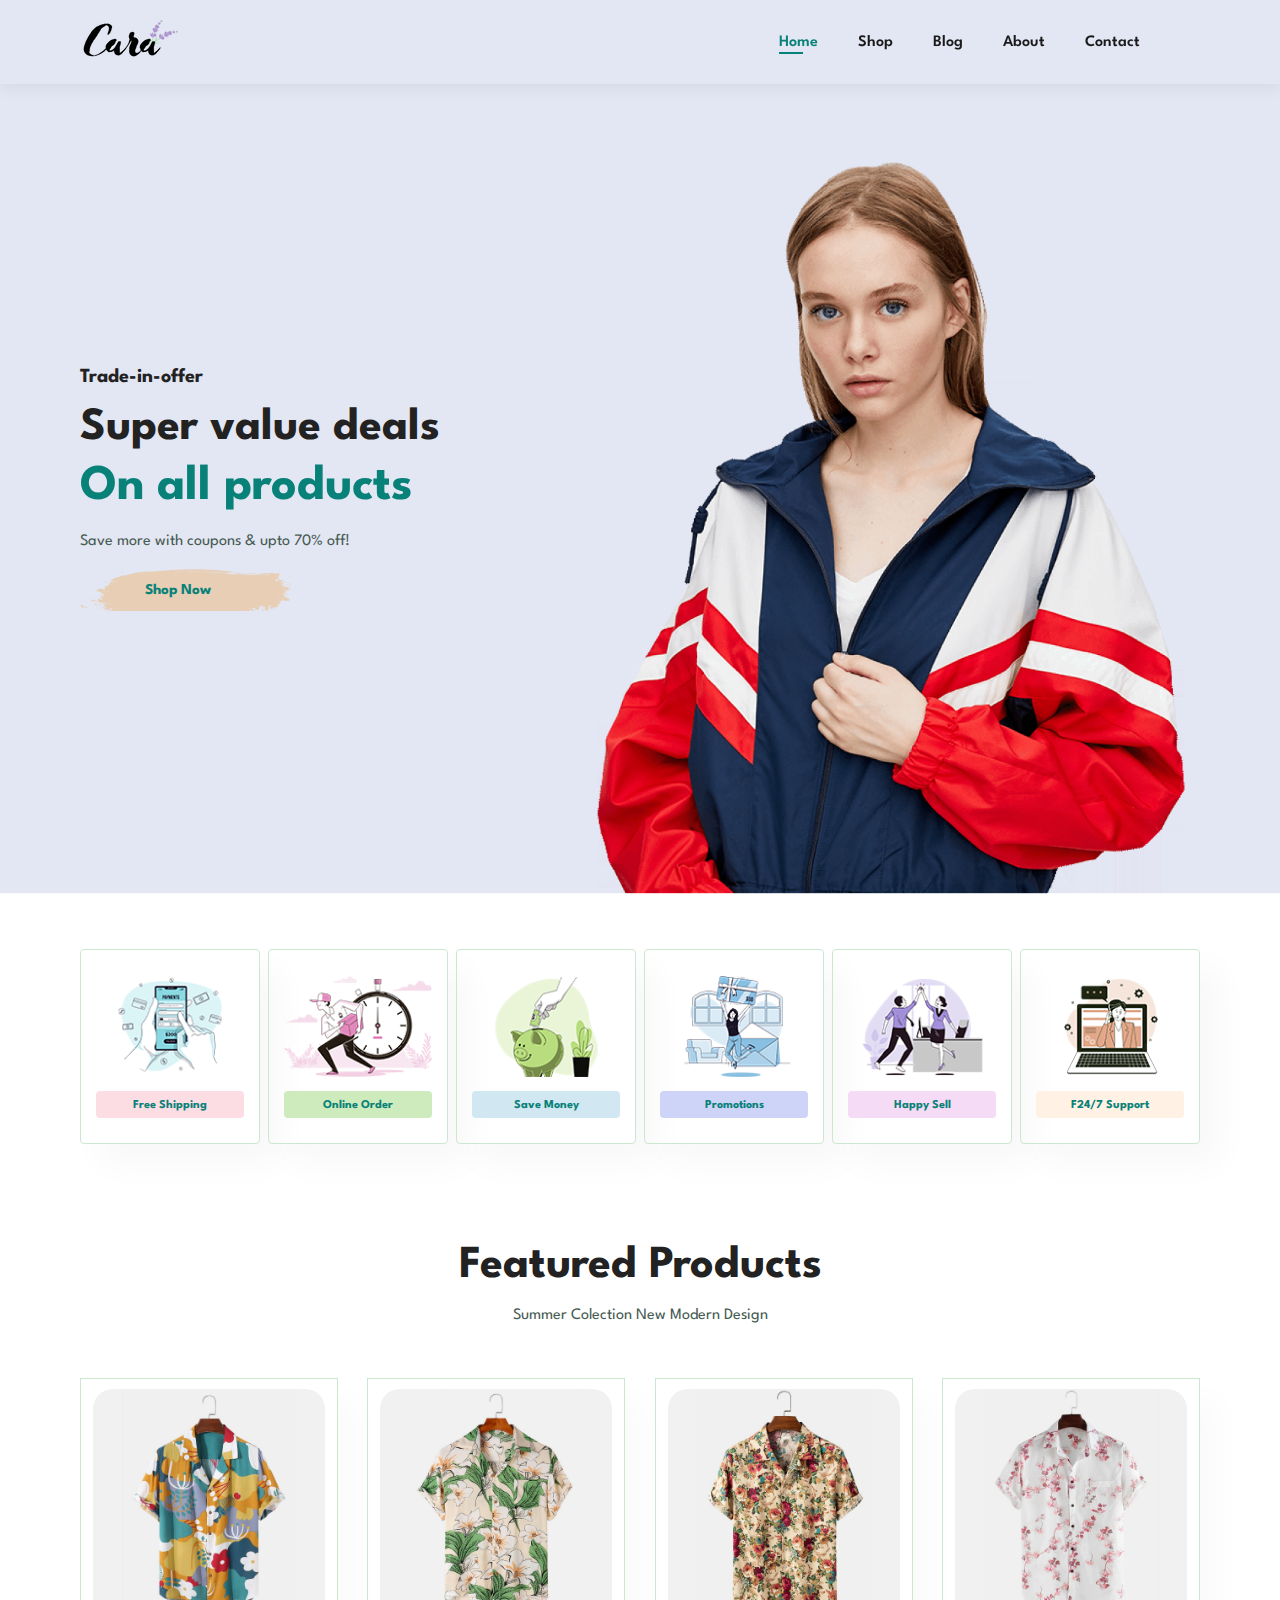
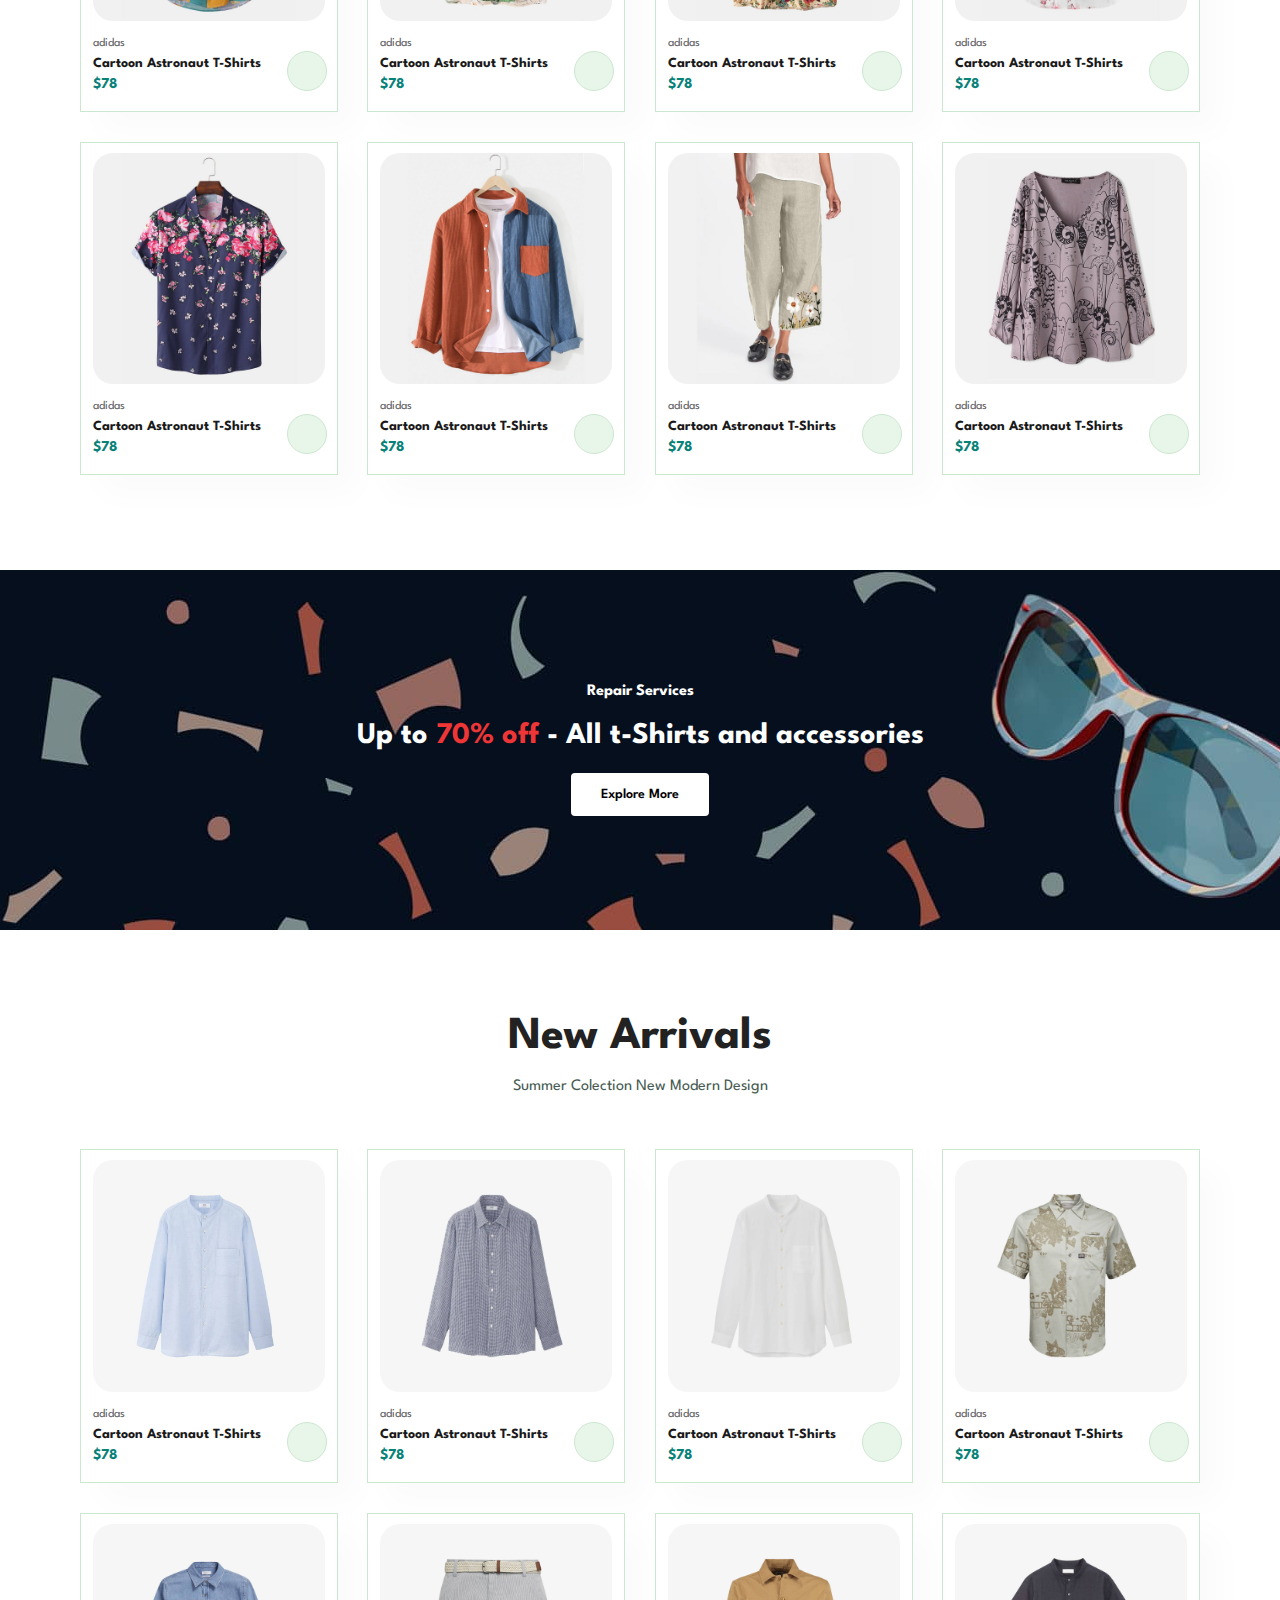
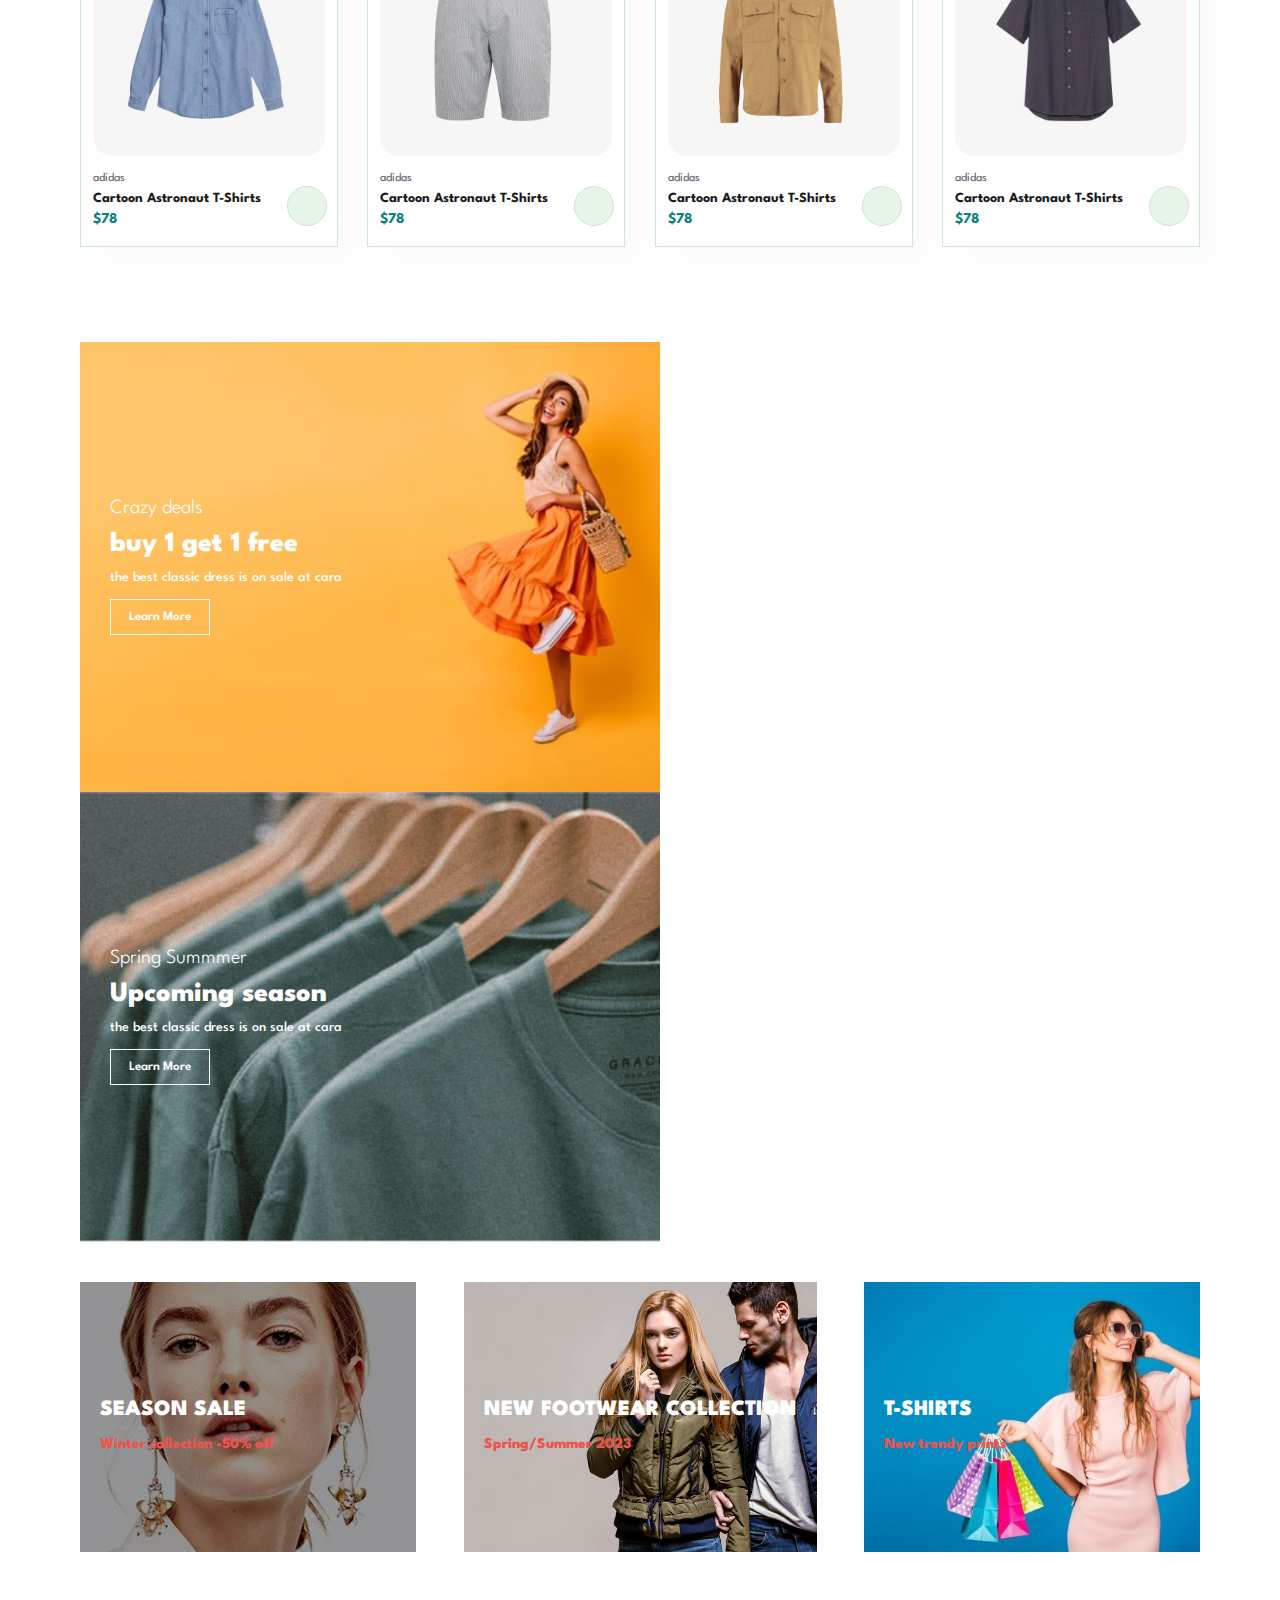
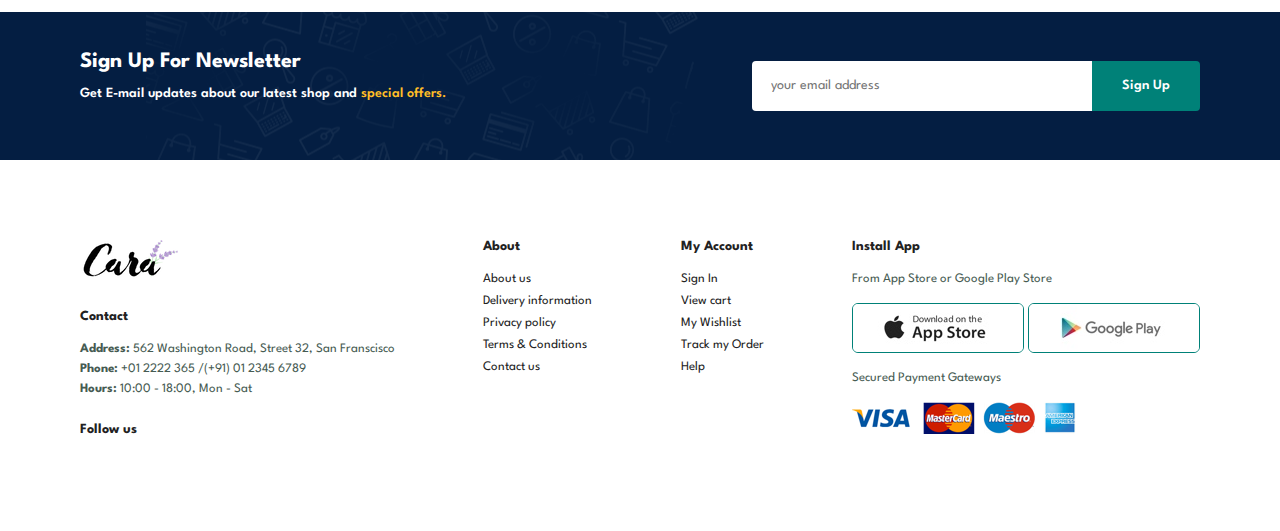
<file: index.html>
<!DOCTYPE html>
<html lang="en">

    <head>
        <meta charset="UTF-8">
        <meta http-equiv="X-UA-Compatible" content="IE=edge">
        <meta name="viewport" content="width=device-width, initial-scale=1.0">
        <title>Ecommerce Website</title>
        <link rel="stylesheet" href="https://cdnjs.cloudflare.com/ajax/libs/font-awesome/6.5.1/css/all.min.css" integrity="sha512-DTOQO9RWCH3ppGqcWaEA1BIZOC6xxalwEsw9c2QQeAIftl+Vegovlnee1c9QX4TctnWMn13TZye+giMm8e2LwA==" crossorigin="anonymous" referrerpolicy="no-referrer" />

        <link rel="stylesheet" href="style.css">
    </head>

    <body>
        <section id="header">
            <a href="#"><img src="img/logo.png" alt="" class="logo"></a>
            <div>
                <ul id="navbar">
                    <li><a class="active" href="index.html">Home</a></li>
                    <li><a href="shop.html">Shop</a></li>
                    <li><a href="blog.html">Blog</a></li>
                    <li><a href="about.html">About</a></li>
                    <li><a href="contact.html">Contact</a></li>
                    <li id="lg-bag"><a href="cart.html"><i class="fa-solid fa-bag-shopping"></i></a></li>
                    <a href="#" id="close"><i class="fa-solid fa-x"></i></a>
                </ul>
            </div>
            <div id="mobile">
                <a href="cart.html"><i class="fa-solid fa-bag-shopping"></i></a>
                <i id="bar" class="fa-solid fa-bars"></i>
            </div>
        </section>
        <section id="hero">
            <h4>Trade-in-offer</h4>
            <h2>Super value deals</h2>
            <h1>On all products</h1>
            <p>Save more with coupons & upto 70% off!</p>
            <button>Shop Now</button>
        </section>
        <section id="feature" class="section-p1">
            <div class="fe-box">
                <img src="img/features/f1.png" alt="">
                <h6>Free Shipping</h6>
            </div>
            <div class="fe-box">
                <img src="img/features/f2.png" alt="">
                <h6>Online Order</h6>
            </div>
            <div class="fe-box">
                <img src="img/features/f3.png" alt="">
                <h6>Save Money</h6>
            </div>
            <div class="fe-box">
                <img src="img/features/f4.png" alt="">
                <h6>Promotions</h6>
            </div>
            <div class="fe-box">
                <img src="img/features/f5.png" alt="">
                <h6>Happy Sell</h6>
            </div>
            <div class="fe-box">
                <img src="img/features/f6.png" alt="">
                <h6>F24/7 Support</h6>
            </div>
        </section>
        <section id="product1" class="section-p1">
            <h2>Featured Products</h2>
            <p>Summer Colection New Modern Design</p>
            <div class="pro-container">
                <div class="pro">
                    <img src="img/products/f1.jpg" alt="">
                    <div class="des">
                        <span>adidas</span>
                        <h5>Cartoon Astronaut T-Shirts</h5>
                        <div class="star">
                            <i class="fa-regular fa-star"></i>
                            <i class="fa-regular fa-star"></i>
                            <i class="fa-regular fa-star"></i>
                            <i class="fa-regular fa-star"></i>
                            <i class="fa-regular fa-star"></i>
                        </div>
                        <h4>$78</h4>
                    </div>
                    <a href="#"><i class="fa-solid fa-cart-shopping"></i></a>
                </div>
                <div class="pro">
                    <img src="img/products/f2.jpg" alt="">
                    <div class="des">
                        <span>adidas</span>
                        <h5>Cartoon Astronaut T-Shirts</h5>
                        <div class="star">
                            <i class="fa-regular fa-star"></i>
                            <i class="fa-regular fa-star"></i>
                            <i class="fa-regular fa-star"></i>
                            <i class="fa-regular fa-star"></i>
                            <i class="fa-regular fa-star"></i>
                        </div>
                        <h4>$78</h4>
                    </div>
                    <a href="#"><i class="fa-solid fa-cart-shopping"></i></a>
                </div>
                <div class="pro">
                    <img src="img/products/f3.jpg" alt="">
                    <div class="des">
                        <span>adidas</span>
                        <h5>Cartoon Astronaut T-Shirts</h5>
                        <div class="star">
                            <i class="fa-regular fa-star"></i>
                            <i class="fa-regular fa-star"></i>
                            <i class="fa-regular fa-star"></i>
                            <i class="fa-regular fa-star"></i>
                            <i class="fa-regular fa-star"></i>
                        </div>
                        <h4>$78</h4>
                    </div>
                    <a href="#"><i class="fa-solid fa-cart-shopping"></i></a>
                </div>
                <div class="pro">
                    <img src="img/products/f4.jpg" alt="">
                    <div class="des">
                        <span>adidas</span>
                        <h5>Cartoon Astronaut T-Shirts</h5>
                        <div class="star">
                            <i class="fa-regular fa-star"></i>
                            <i class="fa-regular fa-star"></i>
                            <i class="fa-regular fa-star"></i>
                            <i class="fa-regular fa-star"></i>
                            <i class="fa-regular fa-star"></i>
                        </div>
                        <h4>$78</h4>
                    </div>
                    <a href="#"><i class="fa-solid fa-cart-shopping"></i></a>
                </div>
                <div class="pro">
                    <img src="img/products/f5.jpg" alt="">
                    <div class="des">
                        <span>adidas</span>
                        <h5>Cartoon Astronaut T-Shirts</h5>
                        <div class="star">
                            <i class="fa-regular fa-star"></i>
                            <i class="fa-regular fa-star"></i>
                            <i class="fa-regular fa-star"></i>
                            <i class="fa-regular fa-star"></i>
                            <i class="fa-regular fa-star"></i>
                        </div>
                        <h4>$78</h4>
                    </div>
                    <a href="#"><i class="fa-solid fa-cart-shopping"></i></a>
                </div>
                <div class="pro">
                    <img src="img/products/f6.jpg" alt="">
                    <div class="des">
                        <span>adidas</span>
                        <h5>Cartoon Astronaut T-Shirts</h5>
                        <div class="star">
                            <i class="fa-regular fa-star"></i>
                            <i class="fa-regular fa-star"></i>
                            <i class="fa-regular fa-star"></i>
                            <i class="fa-regular fa-star"></i>
                            <i class="fa-regular fa-star"></i>
                        </div>
                        <h4>$78</h4>
                    </div>
                    <a href="#"><i class="fa-solid fa-cart-shopping"></i></a>
                </div>
                <div class="pro">
                    <img src="img/products/f7.jpg" alt="">
                    <div class="des">
                        <span>adidas</span>
                        <h5>Cartoon Astronaut T-Shirts</h5>
                        <div class="star">
                            <i class="fa-regular fa-star"></i>
                            <i class="fa-regular fa-star"></i>
                            <i class="fa-regular fa-star"></i>
                            <i class="fa-regular fa-star"></i>
                            <i class="fa-regular fa-star"></i>
                        </div>
                        <h4>$78</h4>
                    </div>
                    <a href="#"><i class="fa-solid fa-cart-shopping"></i></a>
                </div>
                <div class="pro">
                    <img src="img/products/f8.jpg" alt="">
                    <div class="des">
                        <span>adidas</span>
                        <h5>Cartoon Astronaut T-Shirts</h5>
                        <div class="star">
                            <i class="fa-regular fa-star"></i>
                            <i class="fa-regular fa-star"></i>
                            <i class="fa-regular fa-star"></i>
                            <i class="fa-regular fa-star"></i>
                            <i class="fa-regular fa-star"></i>
                        </div>
                        <h4>$78</h4>
                    </div>
                    <a href="#"><i class="fa-solid fa-cart-shopping"></i></a>
                </div>
            </div>
        </section>
        <section id="banner" class="section-m1">
            <h4>Repair Services</h4>
            <h2>Up to <span>70% off</span> - All t-Shirts and accessories</h2>
            <button class="normal">Explore More</button>
        </section>
        <section id="product1" class="section-p1">
            <h2>New Arrivals</h2>
            <p>Summer Colection New Modern Design</p>
            <div class="pro-container">
                <div class="pro">
                    <img src="img/products/n1.jpg" alt="">
                    <div class="des">
                        <span>adidas</span>
                        <h5>Cartoon Astronaut T-Shirts</h5>
                        <div class="star">
                            <i class="fa-regular fa-star"></i>
                            <i class="fa-regular fa-star"></i>
                            <i class="fa-regular fa-star"></i>
                            <i class="fa-regular fa-star"></i>
                            <i class="fa-regular fa-star"></i>
                        </div>
                        <h4>$78</h4>
                    </div>
                    <a href="#"><i class="fa-solid fa-cart-shopping"></i></a>
                </div>
                <div class="pro">
                    <img src="img/products/n2.jpg" alt="">
                    <div class="des">
                        <span>adidas</span>
                        <h5>Cartoon Astronaut T-Shirts</h5>
                        <div class="star">
                            <i class="fa-regular fa-star"></i>
                            <i class="fa-regular fa-star"></i>
                            <i class="fa-regular fa-star"></i>
                            <i class="fa-regular fa-star"></i>
                            <i class="fa-regular fa-star"></i>
                        </div>
                        <h4>$78</h4>
                    </div>
                    <a href="#"><i class="fa-solid fa-cart-shopping"></i></a>
                </div>
                <div class="pro">
                    <img src="img/products/n3.jpg" alt="">
                    <div class="des">
                        <span>adidas</span>
                        <h5>Cartoon Astronaut T-Shirts</h5>
                        <div class="star">
                            <i class="fa-regular fa-star"></i>
                            <i class="fa-regular fa-star"></i>
                            <i class="fa-regular fa-star"></i>
                            <i class="fa-regular fa-star"></i>
                            <i class="fa-regular fa-star"></i>
                        </div>
                        <h4>$78</h4>
                    </div>
                    <a href="#"><i class="fa-solid fa-cart-shopping"></i></a>
                </div>
                <div class="pro">
                    <img src="img/products/n4.jpg" alt="">
                    <div class="des">
                        <span>adidas</span>
                        <h5>Cartoon Astronaut T-Shirts</h5>
                        <div class="star">
                            <i class="fa-regular fa-star"></i>
                            <i class="fa-regular fa-star"></i>
                            <i class="fa-regular fa-star"></i>
                            <i class="fa-regular fa-star"></i>
                            <i class="fa-regular fa-star"></i>
                        </div>
                        <h4>$78</h4>
                    </div>
                    <a href="#"><i class="fa-solid fa-cart-shopping"></i></a>
                </div>
                <div class="pro">
                    <img src="img/products/n5.jpg" alt="">
                    <div class="des">
                        <span>adidas</span>
                        <h5>Cartoon Astronaut T-Shirts</h5>
                        <div class="star">
                            <i class="fa-regular fa-star"></i>
                            <i class="fa-regular fa-star"></i>
                            <i class="fa-regular fa-star"></i>
                            <i class="fa-regular fa-star"></i>
                            <i class="fa-regular fa-star"></i>
                        </div>
                        <h4>$78</h4>
                    </div>
                    <a href="#"><i class="fa-solid fa-cart-shopping"></i></a>
                </div>
                <div class="pro">
                    <img src="img/products/n6.jpg" alt="">
                    <div class="des">
                        <span>adidas</span>
                        <h5>Cartoon Astronaut T-Shirts</h5>
                        <div class="star">
                            <i class="fa-regular fa-star"></i>
                            <i class="fa-regular fa-star"></i>
                            <i class="fa-regular fa-star"></i>
                            <i class="fa-regular fa-star"></i>
                            <i class="fa-regular fa-star"></i>
                        </div>
                        <h4>$78</h4>
                    </div>
                    <a href="#"><i class="fa-solid fa-cart-shopping"></i></a>
                </div>
                <div class="pro">
                    <img src="img/products/n7.jpg" alt="">
                    <div class="des">
                        <span>adidas</span>
                        <h5>Cartoon Astronaut T-Shirts</h5>
                        <div class="star">
                            <i class="fa-regular fa-star"></i>
                            <i class="fa-regular fa-star"></i>
                            <i class="fa-regular fa-star"></i>
                            <i class="fa-regular fa-star"></i>
                            <i class="fa-regular fa-star"></i>
                        </div>
                        <h4>$78</h4>
                    </div>
                    <a href="#"><i class="fa-solid fa-cart-shopping"></i></a>
                </div>
                <div class="pro">
                    <img src="img/products/n8.jpg" alt="">
                    <div class="des">
                        <span>adidas</span>
                        <h5>Cartoon Astronaut T-Shirts</h5>
                        <div class="star">
                            <i class="fa-regular fa-star"></i>
                            <i class="fa-regular fa-star"></i>
                            <i class="fa-regular fa-star"></i>
                            <i class="fa-regular fa-star"></i>
                            <i class="fa-regular fa-star"></i>
                        </div>
                        <h4>$78</h4>
                    </div>
                    <a href="#"><i class="fa-solid fa-cart-shopping"></i></a>
                </div>
            </div>
        </section>
        <section id="sm-banner" class="section-p1">
            <div class="banner-box">
                <h4>Crazy deals</h4>
                <h2>buy 1 get 1 free</h2>
                <span>the best classic dress is on sale at cara</span>
                <button class="white">Learn More</button>
            </div>
            <div class="banner-box banner-box2">
                <h4>Spring Summmer</h4>
                <h2>Upcoming season</h2>
                <span>the best classic dress is on sale at cara</span>
                <button class="white">Learn More</button>
            </div>
        </section>
        <section id="banner3">
            <div class="banner-box">
                <h2>SEASON SALE</h2>
                <h3>Winter collection -50% off</h3>
            </div>
            <div class="banner-box banner-box2">
                <h2>NEW FOOTWEAR COLLECTION</h2>
                <h3>Spring/Summer 2023</h3>
            </div>
            <div class="banner-box banner-box3">
                <h2>T-SHIRTS</h2>
                <h3>New trendy prints</h3>
            </div>
        </section>
        <section id="newsletter" class="section-p1 section-m1">
            <div class="newstext">
                <h4>Sign Up For Newsletter</h4>
                <p>Get E-mail updates about our latest shop and <span>special offers.</span></p>
            </div>
            <div class="form">
                <input type="text" placeholder="your email address">
                <button class="normal">Sign Up</button>
            </div>
        </section>
        <footer class="section-p1">
            <div class="col">
                <img class="logo" src="img/logo.png" alt="">
                <h4>Contact</h4>
                <p><Strong>Address:</Strong> 562 Washington Road, Street 32, San Franscisco</p>
                <p><Strong>Phone:</Strong> +01 2222 365 /(+91) 01 2345 6789</p>
                <p><Strong>Hours:</Strong> 10:00 - 18:00, Mon - Sat</p>
                <div class="follow">
                    <h4>Follow us</h4>
                    <div class="icon">
                        <i class="fa-brands fa-facebook"></i>
                        <i class="fa-brands fa-twitter"></i>
                        <i class="fa-brands fa-instagram"></i>
                        <i class="fa-brands fa-pinterest"></i>
                        <i class="fa-brands fa-youtube"></i>
                    </div>
                </div>
            </div>
            <div class="col">
                <h4>About</h4>
                <a href="#">About us</a>
                <a href="#">Delivery information</a>
                <a href="#">Privacy policy</a>
                <a href="#">Terms & Conditions</a>
                <a href="#">Contact us</a>
            </div>
            <div class="col">
                <h4>My Account</h4>
                <a href="#">Sign In</a>
                <a href="#">View cart</a>
                <a href="#">My Wishlist</a>
                <a href="#">Track my Order</a>
                <a href="#">Help</a>
            </div>
            <div class="col install">
                <h4>Install App</h4>
                <p>From App Store or Google Play Store</p>
                <div class="row">
                    <img src="img/pay/app.jpg" alt="">
                    <img src="img/pay/play.jpg" alt="">
                </div>
                <p>Secured Payment Gateways</p>
                <img src="img/pay/pay.png" alt="">
            </div>
        </footer>
        <script src="script.js"></script>
    </body>

</html>
</file>
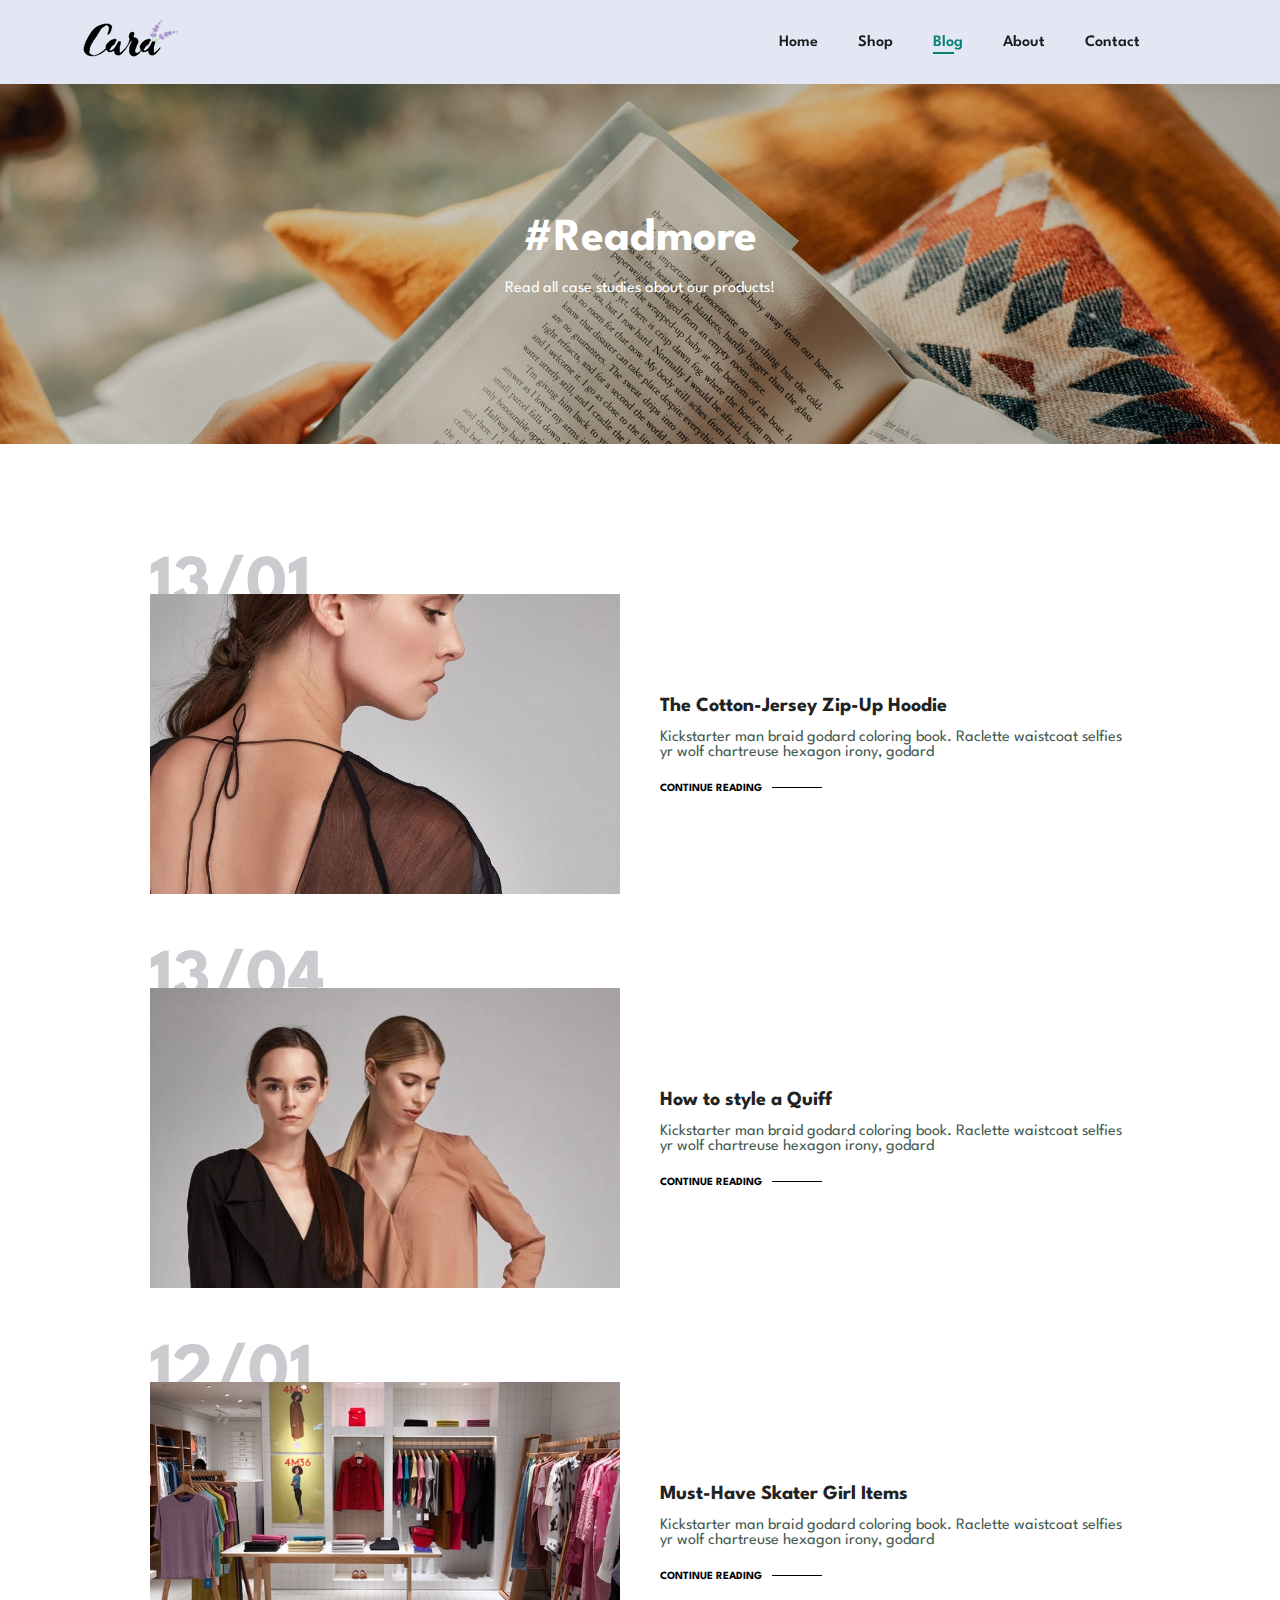
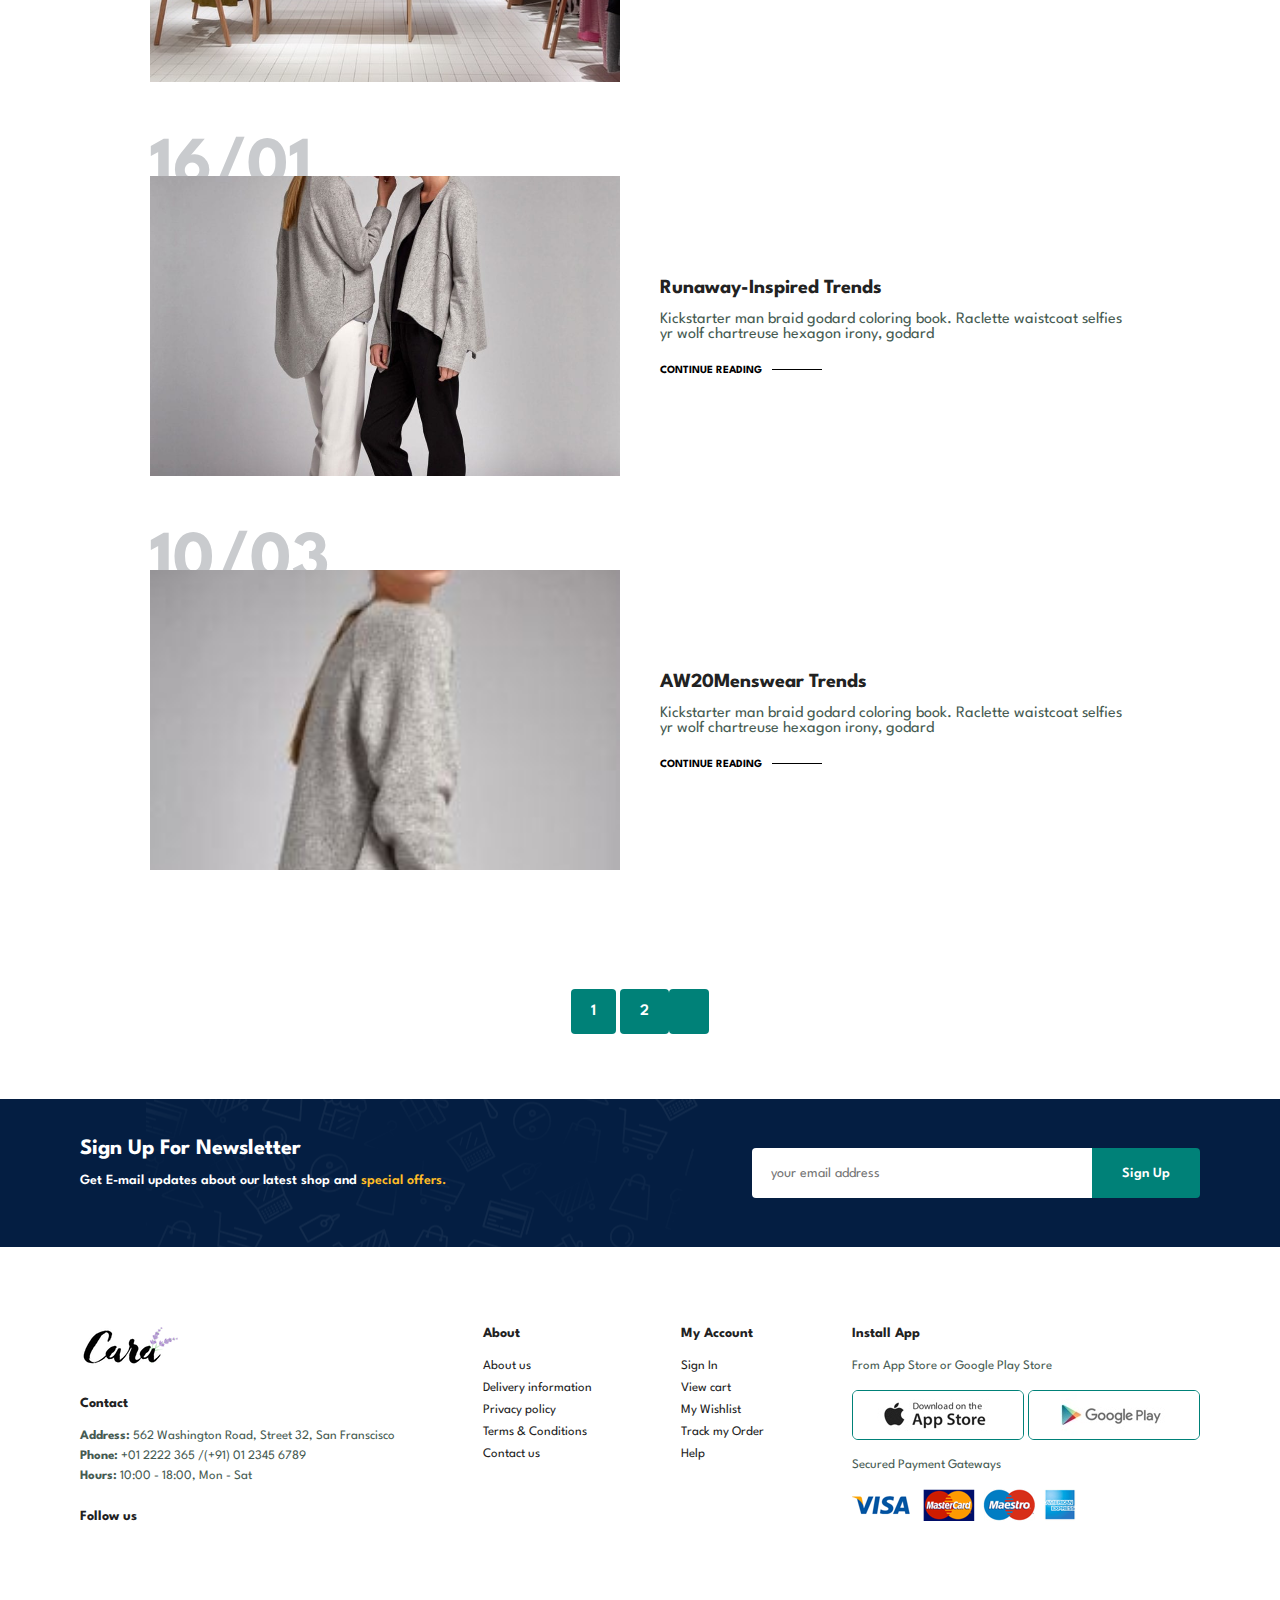
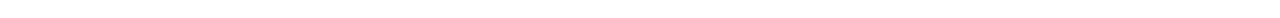
<file: blog.html>
<!DOCTYPE html>
<html lang="en">

    <head>
        <meta charset="UTF-8">
        <meta http-equiv="X-UA-Compatible" content="IE=edge">
        <meta name="viewport" content="width=device-width, initial-scale=1.0">
        <title>Ecommerce Website</title>
        <link rel="stylesheet" href="https://cdnjs.cloudflare.com/ajax/libs/font-awesome/6.5.1/css/all.min.css" integrity="sha512-DTOQO9RWCH3ppGqcWaEA1BIZOC6xxalwEsw9c2QQeAIftl+Vegovlnee1c9QX4TctnWMn13TZye+giMm8e2LwA==" crossorigin="anonymous" referrerpolicy="no-referrer" />
        <link rel="stylesheet" href="style.css">
    </head>

    <body>
        <section id="header">
            <a href="#"><img src="img/logo.png" alt="" class="logo"></a>
            <div>
                <ul id="navbar">
                    <li><a href="index.html">Home</a></li>
                    <li><a href="shop.html">Shop</a></li>
                    <li><a class="active" href="blog.html">Blog</a></li>
                    <li><a href="about.html">About</a></li>
                    <li><a href="contact.html">Contact</a></li>
                    <li id="lg-bag"><a href="cart.html"><i class="fa-solid fa-bag-shopping"></i></a></li>
                    <a href="#" id="close"><i class="fa-solid fa-x"></i></a>
                </ul>
            </div>
            <div id="mobile">
                <a href="cart.html"><i class="fa-solid fa-bag-shopping"></i></a>
                <i id="bar" class="fa-solid fa-bars"></i>
            </div>
        </section>
        <section id="blog-header" class="blog-header">
            <h2>#Readmore</h2>
            <p>Read all case studies about our products!</p>
        </section>
        <section id="blog">
            <div class="blog-box">
                <div class="blog-img">
                    <img src="img/blog/b1.jpg" alt="">
                </div>
                <div class="blog-details">
                    <h4>The Cotton-Jersey Zip-Up Hoodie</h4>
                    <p>Kickstarter man braid godard coloring book. Raclette waistcoat selfies yr
                        wolf chartreuse hexagon irony, godard</p>
                        <a href="#">CONTINUE READING</a>
                </div>
                <h1>13/01</h1>
            </div>
            <div class="blog-box">
                <div class="blog-img">
                    <img src="img/blog/b2.jpg" alt="">
                </div>
                <div class="blog-details">
                    <h4>How to style a Quiff</h4>
                    <p>Kickstarter man braid godard coloring book. Raclette waistcoat selfies yr
                        wolf chartreuse hexagon irony, godard</p>
                        <a href="#">CONTINUE READING</a>
                </div>
                <h1>13/04</h1>
            </div>
            <div class="blog-box">
                <div class="blog-img">
                    <img src="img/blog/b3.jpg" alt="">
                </div>
                <div class="blog-details">
                    <h4>Must-Have Skater Girl Items</h4>
                    <p>Kickstarter man braid godard coloring book. Raclette waistcoat selfies yr
                        wolf chartreuse hexagon irony, godard</p>
                        <a href="#">CONTINUE READING</a>
                </div>
                <h1>12/01</h1>
            </div>
            <div class="blog-box">
                <div class="blog-img">
                    <img src="img/blog/b4.jpg" alt="">
                </div>
                <div class="blog-details">
                    <h4>Runaway-Inspired Trends</h4>
                    <p>Kickstarter man braid godard coloring book. Raclette waistcoat selfies yr
                        wolf chartreuse hexagon irony, godard</p>
                        <a href="#">CONTINUE READING</a>
                </div>
                <h1>16/01</h1>
            </div>
            <div class="blog-box">
                <div class="blog-img">
                    <img src="img/blog/b5.jpg" alt="">
                </div>
                <div class="blog-details">
                    <h4>AW20Menswear Trends</h4>
                    <p>Kickstarter man braid godard coloring book. Raclette waistcoat selfies yr
                        wolf chartreuse hexagon irony, godard</p>
                        <a href="#">CONTINUE READING</a>
                </div>
                <h1>10/03</h1>
            </div>
        </section>
        <section id="pagination" class="section-p1">
            <a href="#">1</a>
            <a href="#">2</a>
            <a href="#"><i class="fa-solid fa-arrow-right"></i></a>
        </section>
        <section id="newsletter" class="section-p1 section-m1">
            <div class="newstext">
                <h4>Sign Up For Newsletter</h4>
                <p>Get E-mail updates about our latest shop and <span>special offers.</span></p>
            </div>
            <div class="form">
                <input type="text" placeholder="your email address">
                <button class="normal">Sign Up</button>
            </div>
        </section>
        <footer class="section-p1">
            <div class="col">
                <img class="logo" src="img/logo.png" alt="">
                <h4>Contact</h4>
                <p><Strong>Address:</Strong> 562 Washington Road, Street 32, San Franscisco</p>
                <p><Strong>Phone:</Strong> +01 2222 365 /(+91) 01 2345 6789</p>
                <p><Strong>Hours:</Strong> 10:00 - 18:00, Mon - Sat</p>
                <div class="follow">
                    <h4>Follow us</h4>
                    <div class="icon">
                        <i class="fa-brands fa-facebook"></i>
                        <i class="fa-brands fa-twitter"></i>
                        <i class="fa-brands fa-instagram"></i>
                        <i class="fa-brands fa-pinterest"></i>
                        <i class="fa-brands fa-youtube"></i>
                    </div>
                </div>
            </div>
            <div class="col">
                <h4>About</h4>
                <a href="#">About us</a>
                <a href="#">Delivery information</a>
                <a href="#">Privacy policy</a>
                <a href="#">Terms & Conditions</a>
                <a href="#">Contact us</a>
            </div>
            <div class="col">
                <h4>My Account</h4>
                <a href="#">Sign In</a>
                <a href="#">View cart</a>
                <a href="#">My Wishlist</a>
                <a href="#">Track my Order</a>
                <a href="#">Help</a>
            </div>
            <div class="col install">
                <h4>Install App</h4>
                <p>From App Store or Google Play Store</p>
                <div class="row">
                    <img src="img/pay/app.jpg" alt="">
                    <img src="img/pay/play.jpg" alt="">
                </div>
                <p>Secured Payment Gateways</p>
                <img src="img/pay/pay.png" alt="">
            </div>
        </footer>
        <script src="script.js"></script>
    </body>

</html>
</file>
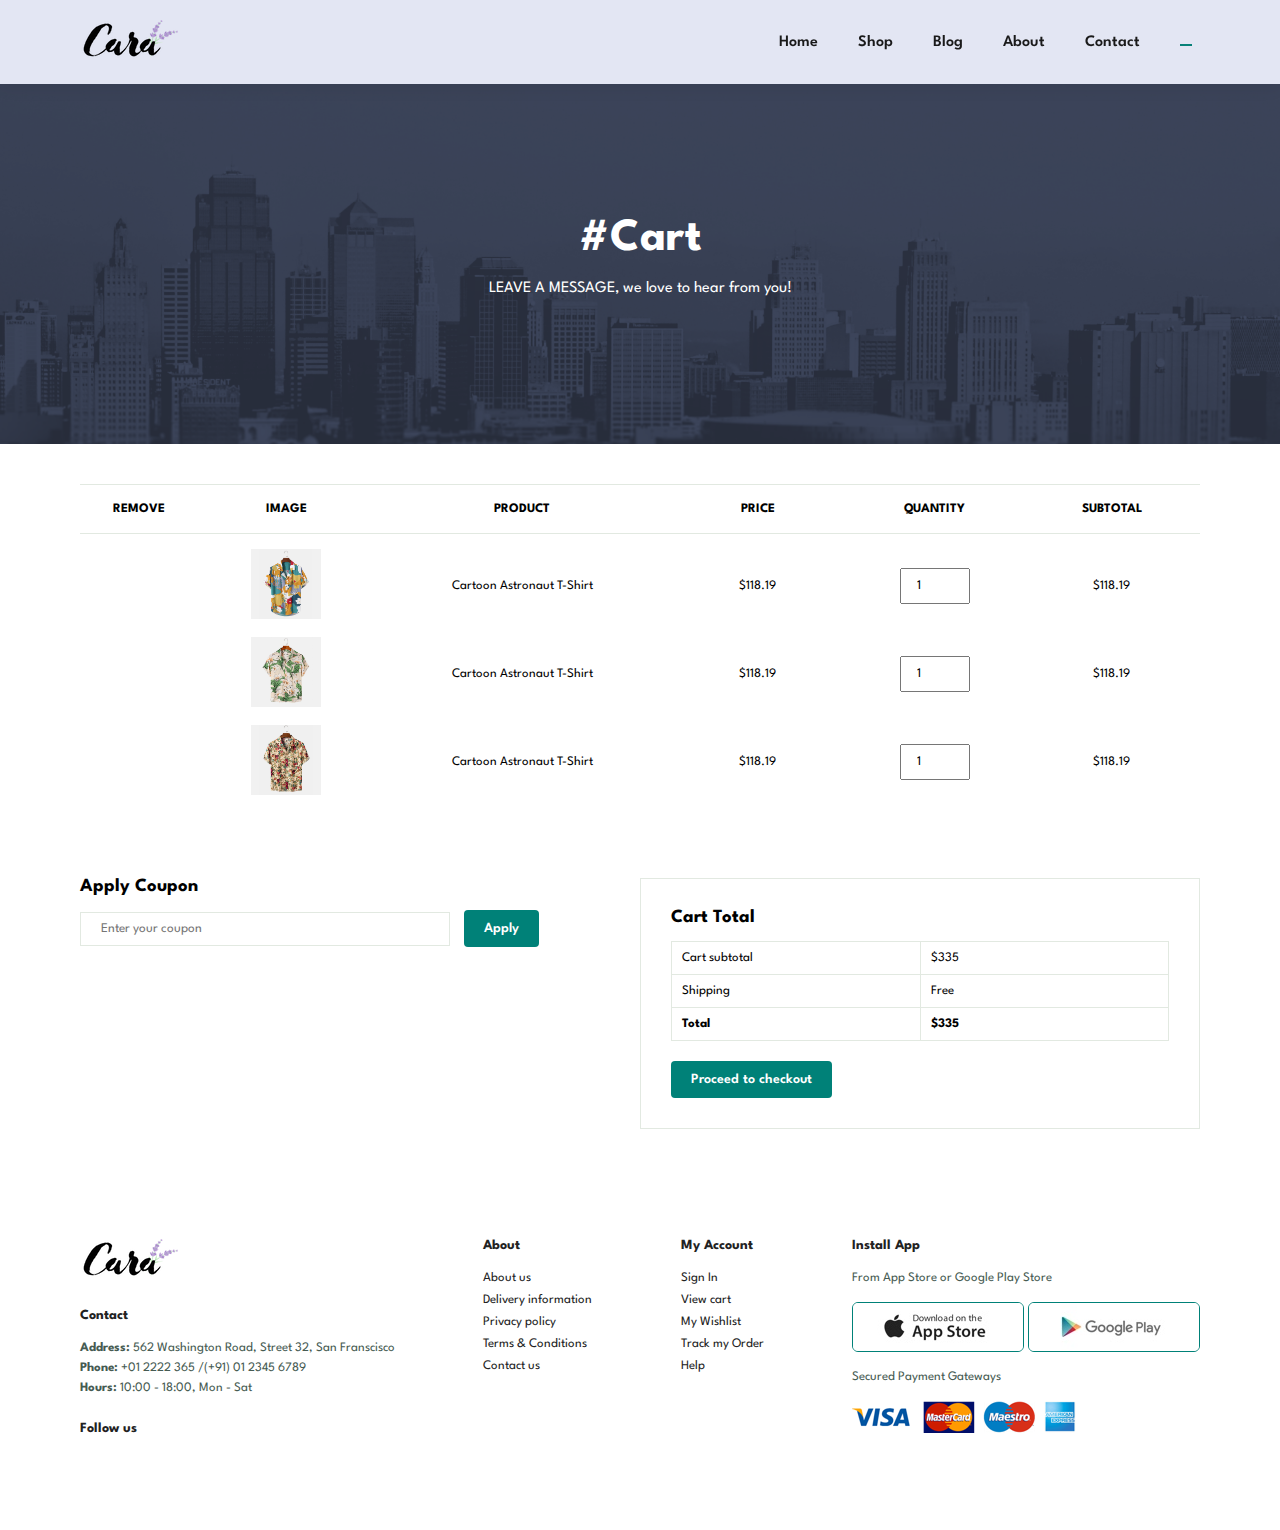
<file: cart.html>
<!DOCTYPE html>
<html lang="en">
    <head>
        <meta charset="UTF-8">
        <meta http-equiv="X-UA-Compatible" content="IE=edge">
        <meta name="viewport" content="width=device-width, initial-scale=1.0">
        <title>Ecommerce Website</title>
        <link rel="stylesheet" href="https://cdnjs.cloudflare.com/ajax/libs/font-awesome/6.5.1/css/all.min.css" integrity="sha512-DTOQO9RWCH3ppGqcWaEA1BIZOC6xxalwEsw9c2QQeAIftl+Vegovlnee1c9QX4TctnWMn13TZye+giMm8e2LwA==" crossorigin="anonymous" referrerpolicy="no-referrer" />
        <link rel="stylesheet" href="style.css">
    </head>
    <body>
        <section id="header">
            <a href="#"><img src="img/logo.png" alt="" class="logo"></a>
            <div>
                <ul id="navbar">
                    <li><a href="index.html">Home</a></li>
                    <li><a href="shop.html">Shop</a></li>
                    <li><a href="blog.html">Blog</a></li>
                    <li><a href="about.html">About</a></li>
                    <li><a href="contact.html">Contact</a></li>
                    <li id="lg-bag"><a class="active" href="cart.html"><i class="fa-solid fa-bag-shopping"></i></a></li>
                    <a href="#" id="close"><i class="fa-solid fa-x"></i></a>
                </ul>
            </div>
            <div id="mobile">
                <a href="cart.html"><i class="fa-solid fa-bag-shopping"></i></a>
                <i id="bar" class="fa-solid fa-bars"></i>
            </div>
        </section>
        <section id="about-header" class="about-header">
            <h2>#Cart</h2>
            <p>LEAVE A MESSAGE, we love to hear from you!</p>
        </section>
        <section id="cart" class="section-p1">
            <table width="100%">
                <thead>
                    <tr>
                        <td>Remove</td>
                        <td>Image</td>
                        <td>Product</td>
                        <td>Price</td>
                        <td>Quantity</td>
                        <td>Subtotal</td>
                    </tr>
                </thead>
                <tbody>
                    <tr>
                        <td><a href=""><i class="fa-solid fa-circle-xmark"></i></a></td>
                        <td><img src="img/products/f1.jpg" alt=""></td>
                        <td>Cartoon Astronaut T-Shirt</td>
                        <td>$118.19</td>
                        <td><input type="number" value="1"></td>
                        <td>$118.19</td>
                    </tr>
                    <tr>
                        <td><a href=""><i class="fa-solid fa-circle-xmark"></i></a></td>
                        <td><img src="img/products/f2.jpg" alt=""></td>
                        <td>Cartoon Astronaut T-Shirt</td>
                        <td>$118.19</td>
                        <td><input type="number" value="1"></td>
                        <td>$118.19</td>
                    </tr>
                    <tr>
                        <td><a href=""><i class="fa-solid fa-circle-xmark"></i></a></td>
                        <td><img src="img/products/f3.jpg" alt=""></td>
                        <td>Cartoon Astronaut T-Shirt</td>
                        <td>$118.19</td>
                        <td><input type="number" value="1"></td>
                        <td>$118.19</td>
                    </tr>
                </tbody>
            </table>
        </section>
        <section id="cart-add" class="section-p1">
            <div id="coupon">
                <h3>Apply Coupon</h3>
                <div>
                    <input type="text" placeholder="Enter your coupon">
                    <button class="normal"> Apply</button>
                </div>
            </div>
            <div id="subtotal">
                <h3>Cart Total</h3>
                <table>
                    <tr>
                        <td>Cart subtotal</td>
                        <td>$335</td>
                    </tr>
                    <tr>
                        <td>Shipping</td>
                        <td>Free</td>
                    </tr>
                    <tr>
                        <td><strong>Total</strong></td>
                        <td><strong>$335</strong></td>
                    </tr>
                </table>
                <button class="normal">Proceed to checkout</button>
            </div>
        </section>
        <footer class="section-p1">
            <div class="col">
                <img class="logo" src="img/logo.png" alt="">
                <h4>Contact</h4>
                <p><Strong>Address:</Strong> 562 Washington Road, Street 32, San Franscisco</p>
                <p><Strong>Phone:</Strong> +01 2222 365 /(+91) 01 2345 6789</p>
                <p><Strong>Hours:</Strong> 10:00 - 18:00, Mon - Sat</p>
                <div class="follow">
                    <h4>Follow us</h4>
                    <div class="icon">
                        <i class="fa-brands fa-facebook"></i>
                        <i class="fa-brands fa-twitter"></i>
                        <i class="fa-brands fa-instagram"></i>
                        <i class="fa-brands fa-pinterest"></i>
                        <i class="fa-brands fa-youtube"></i>
                    </div>
                </div>
            </div>
            <div class="col">
                <h4>About</h4>
                <a href="#">About us</a>
                <a href="#">Delivery information</a>
                <a href="#">Privacy policy</a>
                <a href="#">Terms & Conditions</a>
                <a href="#">Contact us</a>
            </div>
            <div class="col">
                <h4>My Account</h4>
                <a href="#">Sign In</a>
                <a href="#">View cart</a>
                <a href="#">My Wishlist</a>
                <a href="#">Track my Order</a>
                <a href="#">Help</a>
            </div>
            <div class="col install">
                <h4>Install App</h4>
                <p>From App Store or Google Play Store</p>
                <div class="row">
                    <img src="img/pay/app.jpg" alt="">
                    <img src="img/pay/play.jpg" alt="">
                </div>
                <p>Secured Payment Gateways</p>
                <img src="img/pay/pay.png" alt="">
            </div>
        </footer>
        <script src="script.js"></script>
    </body>

</html>
</file>
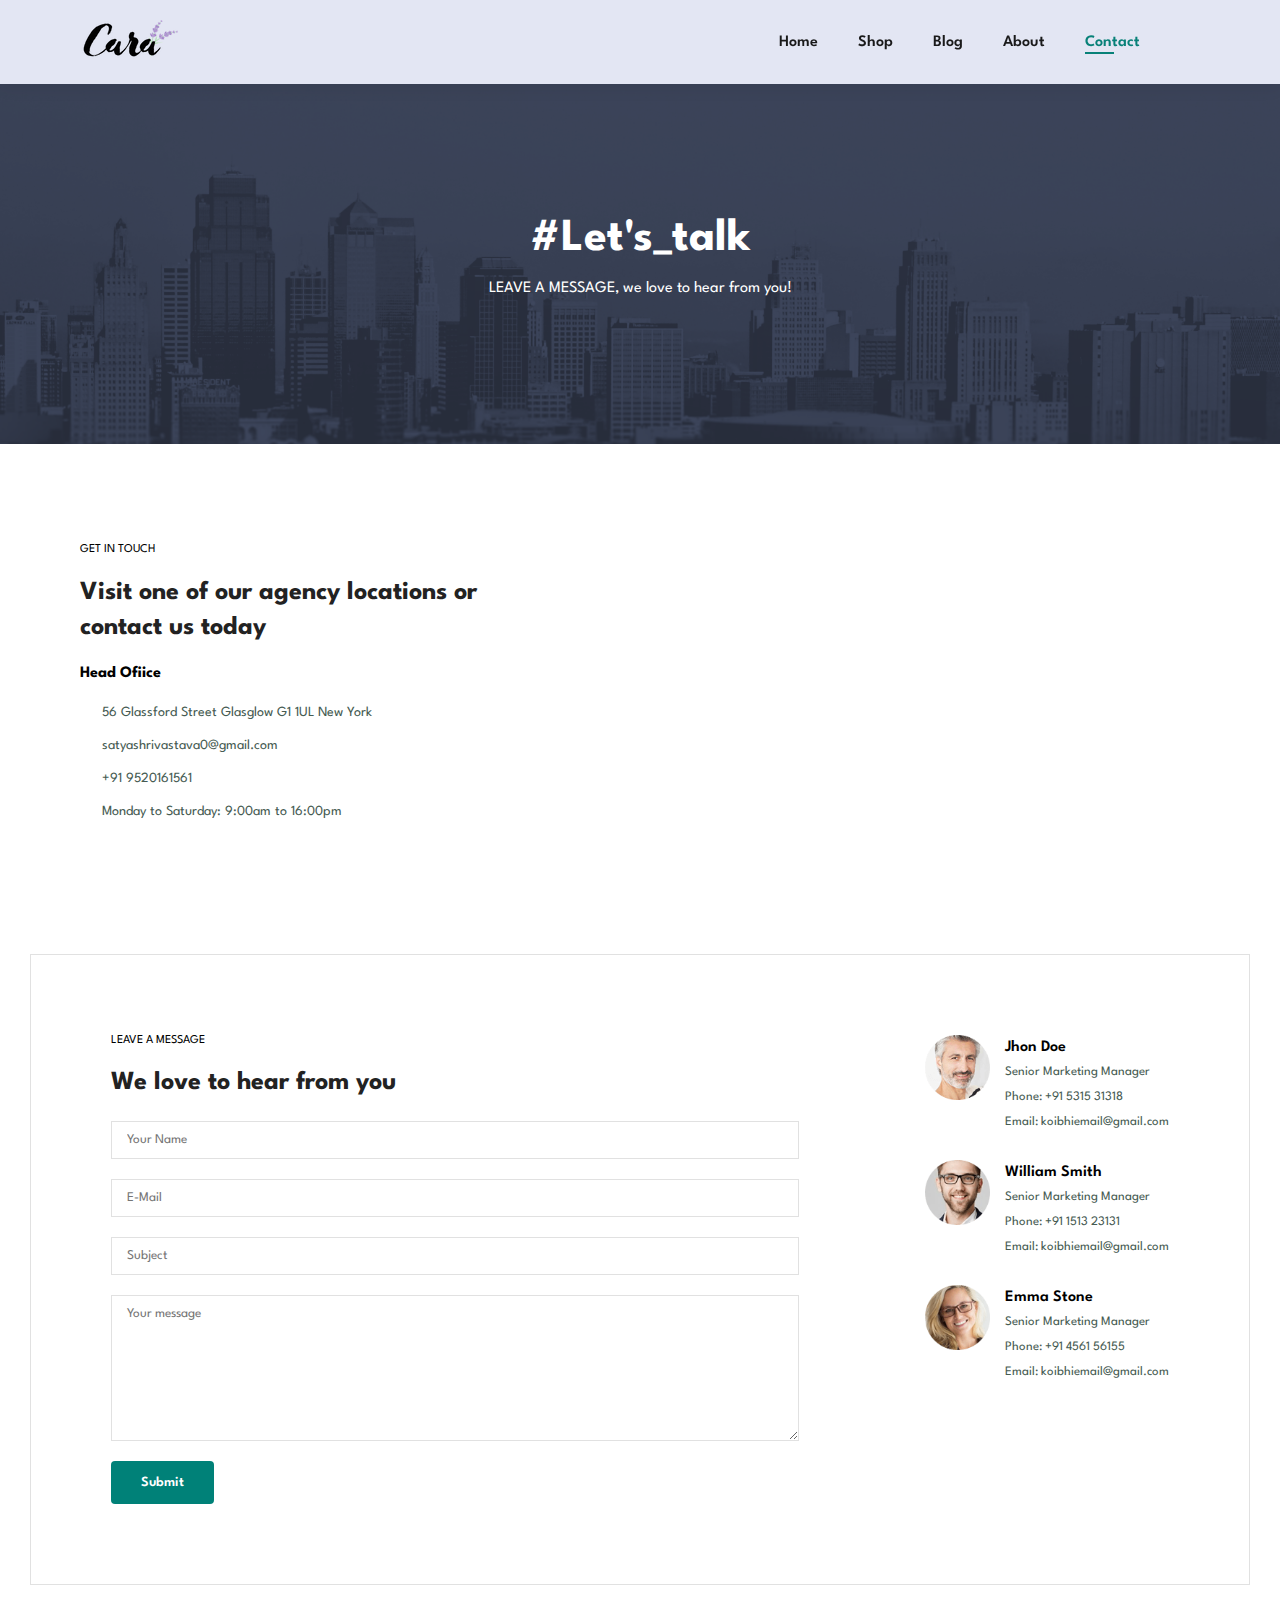
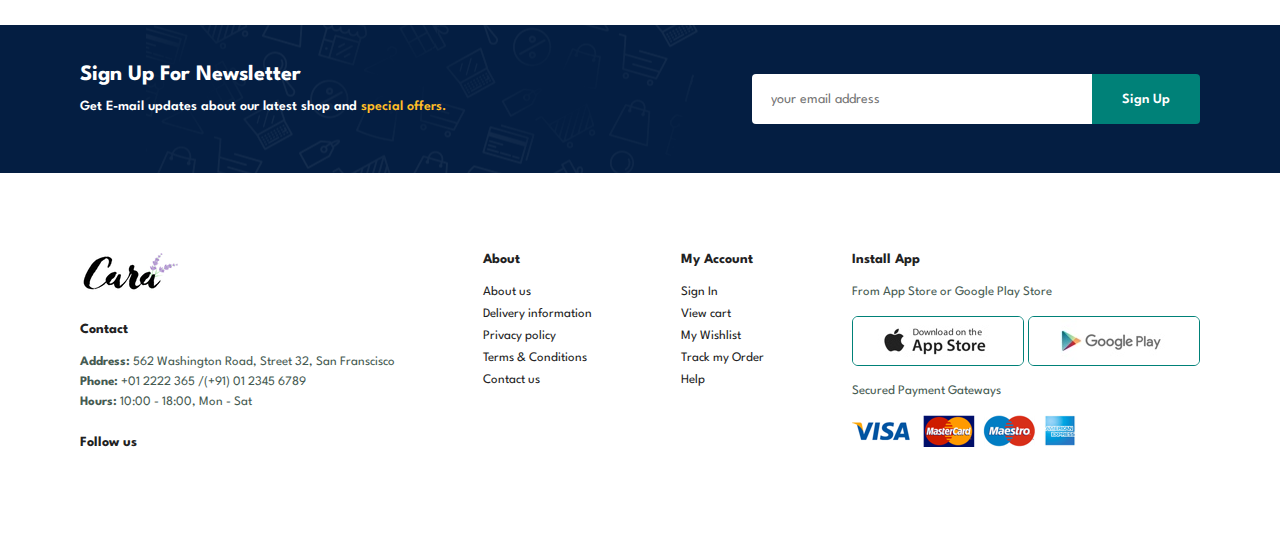
<file: contact.html>
<!DOCTYPE html>
<html lang="en">

    <head>
        <meta charset="UTF-8">
        <meta http-equiv="X-UA-Compatible" content="IE=edge">
        <meta name="viewport" content="width=device-width, initial-scale=1.0">
        <title>Document</title>
        <link rel="stylesheet" href="https://cdnjs.cloudflare.com/ajax/libs/font-awesome/6.5.1/css/all.min.css" integrity="sha512-DTOQO9RWCH3ppGqcWaEA1BIZOC6xxalwEsw9c2QQeAIftl+Vegovlnee1c9QX4TctnWMn13TZye+giMm8e2LwA==" crossorigin="anonymous" referrerpolicy="no-referrer" />
        <link rel="stylesheet" href="style.css">
    </head>

    <body>
        <section id="header">
            <a href="#"><img src="img/logo.png" alt="" class="logo"></a>
            <div>
                <ul id="navbar">
                    <li><a href="index.html">Home</a></li>
                    <li><a href="shop.html">Shop</a></li>
                    <li><a href="blog.html">Blog</a></li>
                    <li><a href="about.html">About</a></li>
                    <li><a class="active" href="contact.html">Contact</a></li>
                    <li id="lg-bag"><a href="cart.html"><i class="fa-solid fa-bag-shopping"></i></a></li>
                    <a href="#" id="close"><i class="fa-solid fa-x"></i></a>
                </ul>
            </div>
            <div id="mobile">
                <a href="cart.html"><i class="fa-solid fa-bag-shopping"></i></a>
                <i id="bar" class="fa-solid fa-bars"></i>
            </div>
        </section>
        <section id="about-header" class="about-header">
            <h2>#Let's_talk</h2>
            <p>LEAVE A MESSAGE, we love to hear from you!</p>
        </section>
        <section id="contact-details" class="section-p1">
            <div class="details">
                <span>GET IN TOUCH</span>
                <h2>Visit one of our agency locations or contact us today</h2>
                <h3>Head Ofiice</h3>
                <div>
                    <li>
                        <i class="fa-regular fa-map"></i>
                        <p>56 Glassford Street Glasglow G1 1UL New York</p>
                    </li>
                    <li>
                        <i class="fa-regular fa-envelope"></i>
                        <p>satyashrivastava0@gmail.com</p>
                    </li>
                    <li>
                        <i class="fa-solid fa-phone"></i>
                        <p>+91 9520161561</p>
                    </li>
                    <li>
                        <i class="fa-regular fa-clock"></i>
                        <p>Monday to Saturday: 9:00am to 16:00pm</p>
                    </li>
                </div>
            </div>
            <div class="map">
                <iframe src="https://www.google.com/maps/embed?pb=!1m18!1m12!1m3!1d387191.03612820373!2d-74.30933756326844!3d40.69753995324208!2m3!1f0!2f0!3f0!3m2!1i1024!2i768!4f13.1!3m3!1m2!1s0x89c24fa5d33f083b%3A0xc80b8f06e177fe62!2sNew%20York%2C%20NY%2C%20USA!5e0!3m2!1sen!2sin!4v1708190713542!5m2!1sen!2sin" width="600" height="450" style="border:0;" allowfullscreen="" loading="lazy" referrerpolicy="no-referrer-when-downgrade"></iframe>
            </div>
        </section>
        <section id="form-details">
            <form action="">
                <span>LEAVE A MESSAGE</span>
                <h2>We love to hear from you</h2>
                <input type="text" placeholder="Your Name">
                <input type="text" placeholder="E-Mail">
                <input type="text" placeholder="Subject">
                <textarea name="" id="" cols="30" rows="10" placeholder="Your message"></textarea>
                <button class="normal">Submit</button>
            </form>
            <div class="people">
                <div>
                    <img src="img/people/1.png" alt="">
                    <p><span>Jhon Doe</span> Senior Marketing Manager <br> Phone: +91 5315 31318 <br> Email: koibhiemail@gmail.com</p>
                </div>
                <div>
                    <img src="img/people/2.png" alt="">
                    <p><span>William Smith</span> Senior Marketing Manager <br> Phone: +91 1513 23131 <br> Email: koibhiemail@gmail.com</p>
                </div>
                <div>
                    <img src="img/people/3.png" alt="">
                    <p><span>Emma Stone</span> Senior Marketing Manager <br> Phone: +91 4561 56155 <br> Email: koibhiemail@gmail.com</p>
                </div>
            </div>
        </section>
        <section id="newsletter" class="section-p1 section-m1">
            <div class="newstext">
                <h4>Sign Up For Newsletter</h4>
                <p>Get E-mail updates about our latest shop and <span>special offers.</span></p>
            </div>
            <div class="form">
                <input type="text" placeholder="your email address">
                <button class="normal">Sign Up</button>
            </div>
        </section>
        <footer class="section-p1">
            <div class="col">
                <img class="logo" src="img/logo.png" alt="">
                <h4>Contact</h4>
                <p><Strong>Address:</Strong> 562 Washington Road, Street 32, San Franscisco</p>
                <p><Strong>Phone:</Strong> +01 2222 365 /(+91) 01 2345 6789</p>
                <p><Strong>Hours:</Strong> 10:00 - 18:00, Mon - Sat</p>
                <div class="follow">
                    <h4>Follow us</h4>
                    <div class="icon">
                        <i class="fa-brands fa-facebook"></i>
                        <i class="fa-brands fa-twitter"></i>
                        <i class="fa-brands fa-instagram"></i>
                        <i class="fa-brands fa-pinterest"></i>
                        <i class="fa-brands fa-youtube"></i>
                    </div>
                </div>
            </div>
            <div class="col">
                <h4>About</h4>
                <a href="#">About us</a>
                <a href="#">Delivery information</a>
                <a href="#">Privacy policy</a>
                <a href="#">Terms & Conditions</a>
                <a href="#">Contact us</a>
            </div>
            <div class="col">
                <h4>My Account</h4>
                <a href="#">Sign In</a>
                <a href="#">View cart</a>
                <a href="#">My Wishlist</a>
                <a href="#">Track my Order</a>
                <a href="#">Help</a>
            </div>
            <div class="col install">
                <h4>Install App</h4>
                <p>From App Store or Google Play Store</p>
                <div class="row">
                    <img src="img/pay/app.jpg" alt="">
                    <img src="img/pay/play.jpg" alt="">
                </div>
                <p>Secured Payment Gateways</p>
                <img src="img/pay/pay.png" alt="">
            </div>
        </footer>
        <script src="script.js"></script>
    </body>

</html>
</file>
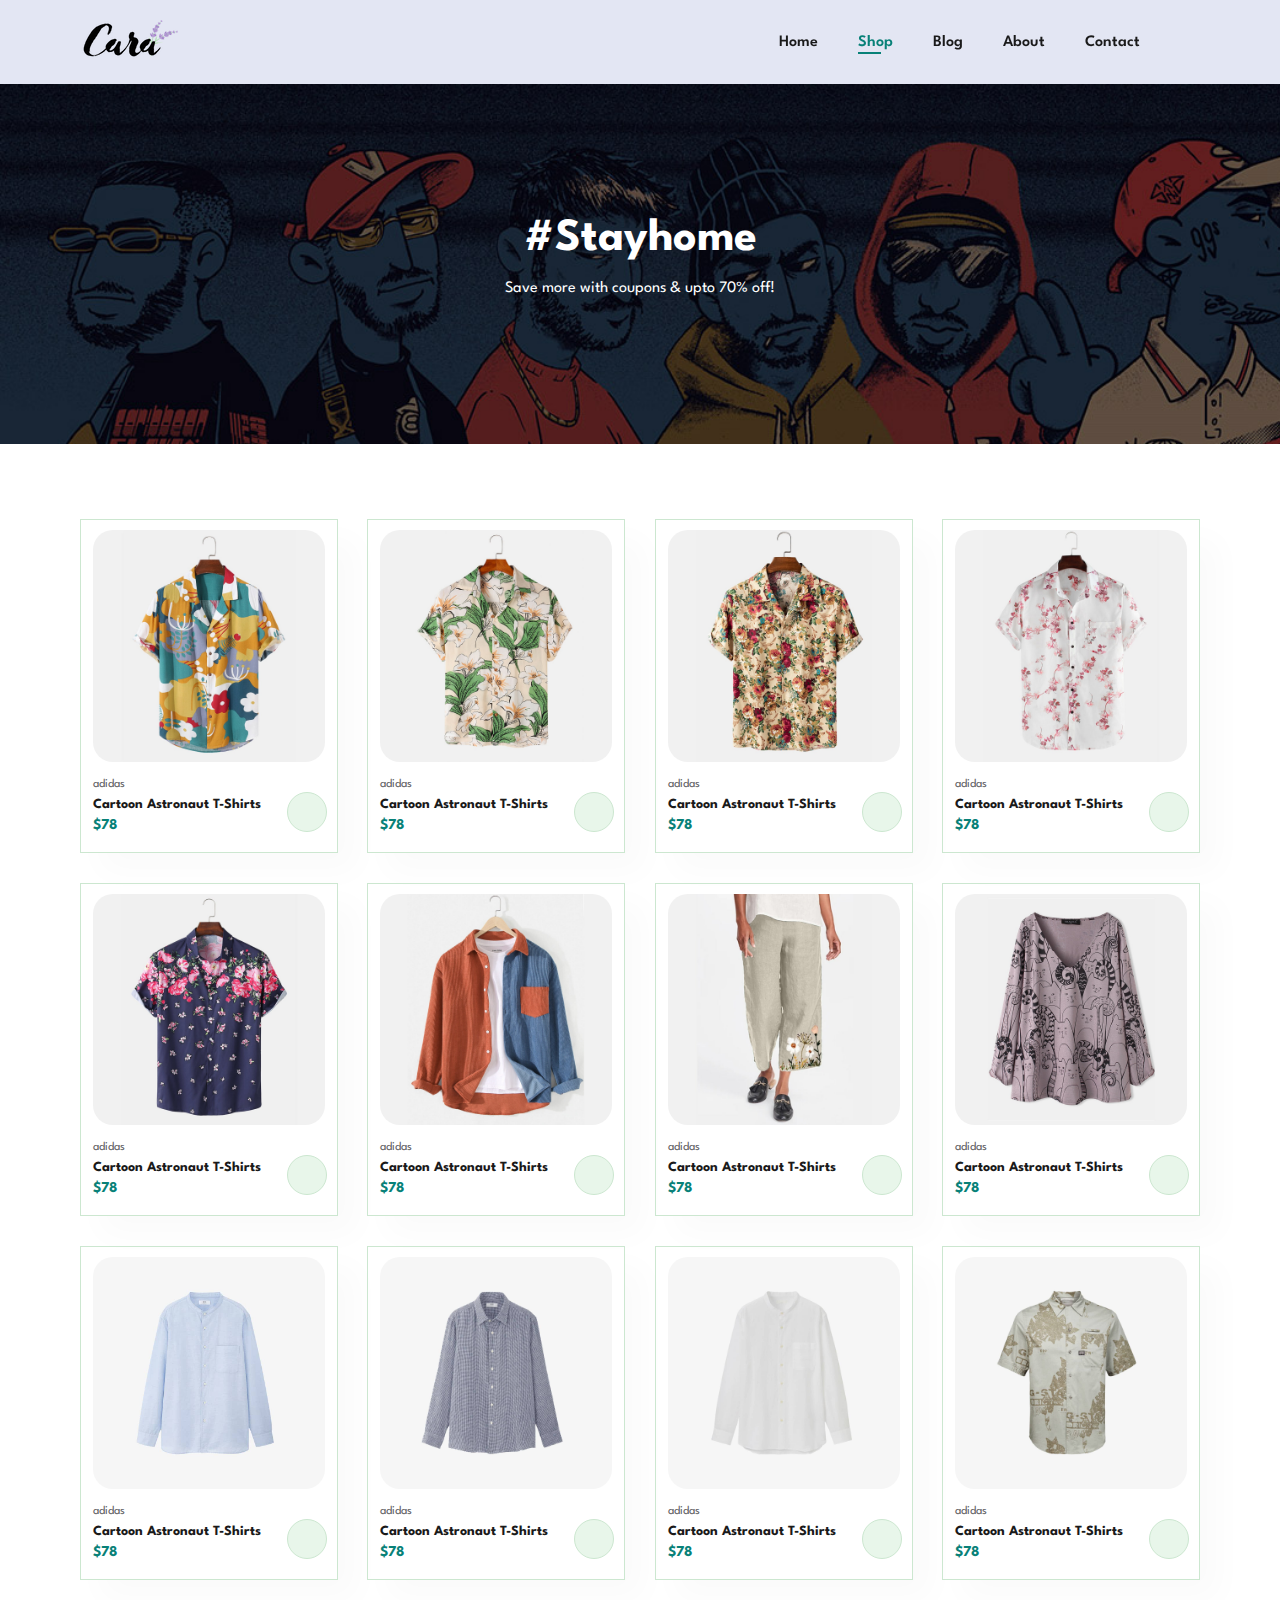
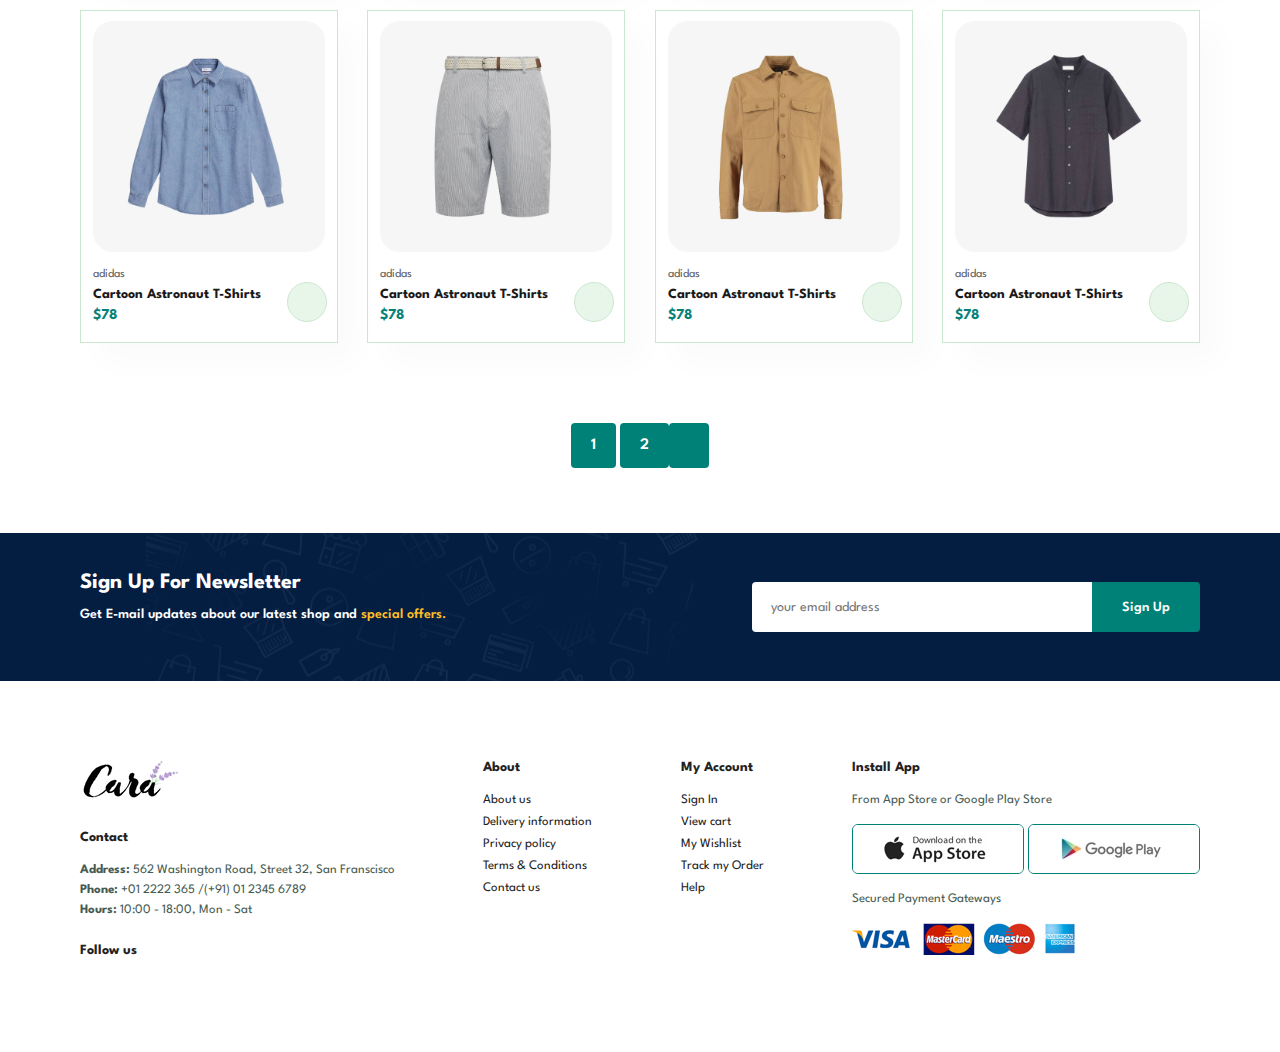
<file: shop.html>
<!DOCTYPE html>
<html lang="en">

    <head>
        <meta charset="UTF-8">
        <meta http-equiv="X-UA-Compatible" content="IE=edge">
        <meta name="viewport" content="width=device-width, initial-scale=1.0">
        <title>Ecommerce Website</title>
        <link rel="stylesheet" href="https://cdnjs.cloudflare.com/ajax/libs/font-awesome/6.5.1/css/all.min.css" integrity="sha512-DTOQO9RWCH3ppGqcWaEA1BIZOC6xxalwEsw9c2QQeAIftl+Vegovlnee1c9QX4TctnWMn13TZye+giMm8e2LwA==" crossorigin="anonymous" referrerpolicy="no-referrer" />

        <link rel="stylesheet" href="style.css">
    </head>

    <body>
        <section id="header">
            <a href="#"><img src="img/logo.png" alt="" class="logo"></a>
            <div>
                <ul id="navbar">
                    <li><a href="index.html">Home</a></li>
                    <li><a class="active" href="shop.html">Shop</a></li>
                    <li><a href="blog.html">Blog</a></li>
                    <li><a href="about.html">About</a></li>
                    <li><a href="contact.html">Contact</a></li>
                    <li id="lg-bag"><a href="cart.html"><i class="fa-solid fa-bag-shopping"></i></a></li>
                    <a href="#" id="close"><i class="fa-solid fa-x"></i></a>
                </ul>
            </div>
            <div id="mobile">
                <a href="cart.html"><i class="fa-solid fa-bag-shopping"></i></a>
                <i id="bar" class="fa-solid fa-bars"></i>
            </div>
        </section>
        <section id="page-header">
            <h2>#Stayhome</h2>
            <p>Save more with coupons & upto 70% off!</p>
        </section>
        <section id="product1" class="section-p1">
            <div class="pro-container">
                <div class="pro">
                    <img src="img/products/f1.jpg" alt="">
                    <div class="des">
                        <span>adidas</span>
                        <h5>Cartoon Astronaut T-Shirts</h5>
                        <div class="star">
                            <i class="fa-regular fa-star"></i>
                            <i class="fa-regular fa-star"></i>
                            <i class="fa-regular fa-star"></i>
                            <i class="fa-regular fa-star"></i>
                            <i class="fa-regular fa-star"></i>
                        </div>
                        <h4>$78</h4>
                    </div>
                    <a href="#"><i class="fa-solid fa-cart-shopping"></i></a>
                </div>
                <div class="pro">
                    <img src="img/products/f2.jpg" alt="">
                    <div class="des">
                        <span>adidas</span>
                        <h5>Cartoon Astronaut T-Shirts</h5>
                        <div class="star">
                            <i class="fa-regular fa-star"></i>
                            <i class="fa-regular fa-star"></i>
                            <i class="fa-regular fa-star"></i>
                            <i class="fa-regular fa-star"></i>
                            <i class="fa-regular fa-star"></i>
                        </div>
                        <h4>$78</h4>
                    </div>
                    <a href="#"><i class="fa-solid fa-cart-shopping"></i></a>
                </div>
                <div class="pro">
                    <img src="img/products/f3.jpg" alt="">
                    <div class="des">
                        <span>adidas</span>
                        <h5>Cartoon Astronaut T-Shirts</h5>
                        <div class="star">
                            <i class="fa-regular fa-star"></i>
                            <i class="fa-regular fa-star"></i>
                            <i class="fa-regular fa-star"></i>
                            <i class="fa-regular fa-star"></i>
                            <i class="fa-regular fa-star"></i>
                        </div>
                        <h4>$78</h4>
                    </div>
                    <a href="#"><i class="fa-solid fa-cart-shopping"></i></a>
                </div>
                <div class="pro">
                    <img src="img/products/f4.jpg" alt="">
                    <div class="des">
                        <span>adidas</span>
                        <h5>Cartoon Astronaut T-Shirts</h5>
                        <div class="star">
                            <i class="fa-regular fa-star"></i>
                            <i class="fa-regular fa-star"></i>
                            <i class="fa-regular fa-star"></i>
                            <i class="fa-regular fa-star"></i>
                            <i class="fa-regular fa-star"></i>
                        </div>
                        <h4>$78</h4>
                    </div>
                    <a href="#"><i class="fa-solid fa-cart-shopping"></i></a>
                </div>
                <div class="pro">
                    <img src="img/products/f5.jpg" alt="">
                    <div class="des">
                        <span>adidas</span>
                        <h5>Cartoon Astronaut T-Shirts</h5>
                        <div class="star">
                            <i class="fa-regular fa-star"></i>
                            <i class="fa-regular fa-star"></i>
                            <i class="fa-regular fa-star"></i>
                            <i class="fa-regular fa-star"></i>
                            <i class="fa-regular fa-star"></i>
                        </div>
                        <h4>$78</h4>
                    </div>
                    <a href="#"><i class="fa-solid fa-cart-shopping"></i></a>
                </div>
                <div class="pro">
                    <img src="img/products/f6.jpg" alt="">
                    <div class="des">
                        <span>adidas</span>
                        <h5>Cartoon Astronaut T-Shirts</h5>
                        <div class="star">
                            <i class="fa-regular fa-star"></i>
                            <i class="fa-regular fa-star"></i>
                            <i class="fa-regular fa-star"></i>
                            <i class="fa-regular fa-star"></i>
                            <i class="fa-regular fa-star"></i>
                        </div>
                        <h4>$78</h4>
                    </div>
                    <a href="#"><i class="fa-solid fa-cart-shopping"></i></a>
                </div>
                <div class="pro">
                    <img src="img/products/f7.jpg" alt="">
                    <div class="des">
                        <span>adidas</span>
                        <h5>Cartoon Astronaut T-Shirts</h5>
                        <div class="star">
                            <i class="fa-regular fa-star"></i>
                            <i class="fa-regular fa-star"></i>
                            <i class="fa-regular fa-star"></i>
                            <i class="fa-regular fa-star"></i>
                            <i class="fa-regular fa-star"></i>
                        </div>
                        <h4>$78</h4>
                    </div>
                    <a href="#"><i class="fa-solid fa-cart-shopping"></i></a>
                </div>
                <div class="pro">
                    <img src="img/products/f8.jpg" alt="">
                    <div class="des">
                        <span>adidas</span>
                        <h5>Cartoon Astronaut T-Shirts</h5>
                        <div class="star">
                            <i class="fa-regular fa-star"></i>
                            <i class="fa-regular fa-star"></i>
                            <i class="fa-regular fa-star"></i>
                            <i class="fa-regular fa-star"></i>
                            <i class="fa-regular fa-star"></i>
                        </div>
                        <h4>$78</h4>
                    </div>
                    <a href="#"><i class="fa-solid fa-cart-shopping"></i></a>
                </div>
                <div class="pro">
                    <img src="img/products/n1.jpg" alt="">
                    <div class="des">
                        <span>adidas</span>
                        <h5>Cartoon Astronaut T-Shirts</h5>
                        <div class="star">
                            <i class="fa-regular fa-star"></i>
                            <i class="fa-regular fa-star"></i>
                            <i class="fa-regular fa-star"></i>
                            <i class="fa-regular fa-star"></i>
                            <i class="fa-regular fa-star"></i>
                        </div>
                        <h4>$78</h4>
                    </div>
                    <a href="#"><i class="fa-solid fa-cart-shopping"></i></a>
                </div>
                <div class="pro">
                    <img src="img/products/n2.jpg" alt="">
                    <div class="des">
                        <span>adidas</span>
                        <h5>Cartoon Astronaut T-Shirts</h5>
                        <div class="star">
                            <i class="fa-regular fa-star"></i>
                            <i class="fa-regular fa-star"></i>
                            <i class="fa-regular fa-star"></i>
                            <i class="fa-regular fa-star"></i>
                            <i class="fa-regular fa-star"></i>
                        </div>
                        <h4>$78</h4>
                    </div>
                    <a href="#"><i class="fa-solid fa-cart-shopping"></i></a>
                </div>
                <div class="pro">
                    <img src="img/products/n3.jpg" alt="">
                    <div class="des">
                        <span>adidas</span>
                        <h5>Cartoon Astronaut T-Shirts</h5>
                        <div class="star">
                            <i class="fa-regular fa-star"></i>
                            <i class="fa-regular fa-star"></i>
                            <i class="fa-regular fa-star"></i>
                            <i class="fa-regular fa-star"></i>
                            <i class="fa-regular fa-star"></i>
                        </div>
                        <h4>$78</h4>
                    </div>
                    <a href="#"><i class="fa-solid fa-cart-shopping"></i></a>
                </div>
                <div class="pro">
                    <img src="img/products/n4.jpg" alt="">
                    <div class="des">
                        <span>adidas</span>
                        <h5>Cartoon Astronaut T-Shirts</h5>
                        <div class="star">
                            <i class="fa-regular fa-star"></i>
                            <i class="fa-regular fa-star"></i>
                            <i class="fa-regular fa-star"></i>
                            <i class="fa-regular fa-star"></i>
                            <i class="fa-regular fa-star"></i>
                        </div>
                        <h4>$78</h4>
                    </div>
                    <a href="#"><i class="fa-solid fa-cart-shopping"></i></a>
                </div>
                <div class="pro">
                    <img src="img/products/n5.jpg" alt="">
                    <div class="des">
                        <span>adidas</span>
                        <h5>Cartoon Astronaut T-Shirts</h5>
                        <div class="star">
                            <i class="fa-regular fa-star"></i>
                            <i class="fa-regular fa-star"></i>
                            <i class="fa-regular fa-star"></i>
                            <i class="fa-regular fa-star"></i>
                            <i class="fa-regular fa-star"></i>
                        </div>
                        <h4>$78</h4>
                    </div>
                    <a href="#"><i class="fa-solid fa-cart-shopping"></i></a>
                </div>
                <div class="pro">
                    <img src="img/products/n6.jpg" alt="">
                    <div class="des">
                        <span>adidas</span>
                        <h5>Cartoon Astronaut T-Shirts</h5>
                        <div class="star">
                            <i class="fa-regular fa-star"></i>
                            <i class="fa-regular fa-star"></i>
                            <i class="fa-regular fa-star"></i>
                            <i class="fa-regular fa-star"></i>
                            <i class="fa-regular fa-star"></i>
                        </div>
                        <h4>$78</h4>
                    </div>
                    <a href="#"><i class="fa-solid fa-cart-shopping"></i></a>
                </div>
                <div class="pro">
                    <img src="img/products/n7.jpg" alt="">
                    <div class="des">
                        <span>adidas</span>
                        <h5>Cartoon Astronaut T-Shirts</h5>
                        <div class="star">
                            <i class="fa-regular fa-star"></i>
                            <i class="fa-regular fa-star"></i>
                            <i class="fa-regular fa-star"></i>
                            <i class="fa-regular fa-star"></i>
                            <i class="fa-regular fa-star"></i>
                        </div>
                        <h4>$78</h4>
                    </div>
                    <a href="#"><i class="fa-solid fa-cart-shopping"></i></a>
                </div>
                <div class="pro">
                    <img src="img/products/n8.jpg" alt="">
                    <div class="des">
                        <span>adidas</span>
                        <h5>Cartoon Astronaut T-Shirts</h5>
                        <div class="star">
                            <i class="fa-regular fa-star"></i>
                            <i class="fa-regular fa-star"></i>
                            <i class="fa-regular fa-star"></i>
                            <i class="fa-regular fa-star"></i>
                            <i class="fa-regular fa-star"></i>
                        </div>
                        <h4>$78</h4>
                    </div>
                    <a href="#"><i class="fa-solid fa-cart-shopping"></i></a>
                </div>
            </div>
        </section>
        <section id="pagination" class="section-p1">
            <a href="#">1</a>
            <a href="#">2</a>
            <a href="#"><i class="fa-solid fa-arrow-right"></i></a>
        </section>
        <section id="newsletter" class="section-p1 section-m1">
            <div class="newstext">
                <h4>Sign Up For Newsletter</h4>
                <p>Get E-mail updates about our latest shop and <span>special offers.</span></p>
            </div>
            <div class="form">
                <input type="text" placeholder="your email address">
                <button class="normal">Sign Up</button>
            </div>
        </section>
        <footer class="section-p1">
            <div class="col">
                <img class="logo" src="img/logo.png" alt="">
                <h4>Contact</h4>
                <p><Strong>Address:</Strong> 562 Washington Road, Street 32, San Franscisco</p>
                <p><Strong>Phone:</Strong> +01 2222 365 /(+91) 01 2345 6789</p>
                <p><Strong>Hours:</Strong> 10:00 - 18:00, Mon - Sat</p>
                <div class="follow">
                    <h4>Follow us</h4>
                    <div class="icon">
                        <i class="fa-brands fa-facebook"></i>
                        <i class="fa-brands fa-twitter"></i>
                        <i class="fa-brands fa-instagram"></i>
                        <i class="fa-brands fa-pinterest"></i>
                        <i class="fa-brands fa-youtube"></i>
                    </div>
                </div>
            </div>
            <div class="col">
                <h4>About</h4>
                <a href="#">About us</a>
                <a href="#">Delivery information</a>
                <a href="#">Privacy policy</a>
                <a href="#">Terms & Conditions</a>
                <a href="#">Contact us</a>
            </div>
            <div class="col">
                <h4>My Account</h4>
                <a href="#">Sign In</a>
                <a href="#">View cart</a>
                <a href="#">My Wishlist</a>
                <a href="#">Track my Order</a>
                <a href="#">Help</a>
            </div>
            <div class="col install">
                <h4>Install App</h4>
                <p>From App Store or Google Play Store</p>
                <div class="row">
                    <img src="img/pay/app.jpg" alt="">
                    <img src="img/pay/play.jpg" alt="">
                </div>
                <p>Secured Payment Gateways</p>
                <img src="img/pay/pay.png" alt="">
            </div>
        </footer>
        <script src="script.js"></script>
    </body>

</html>
</file>
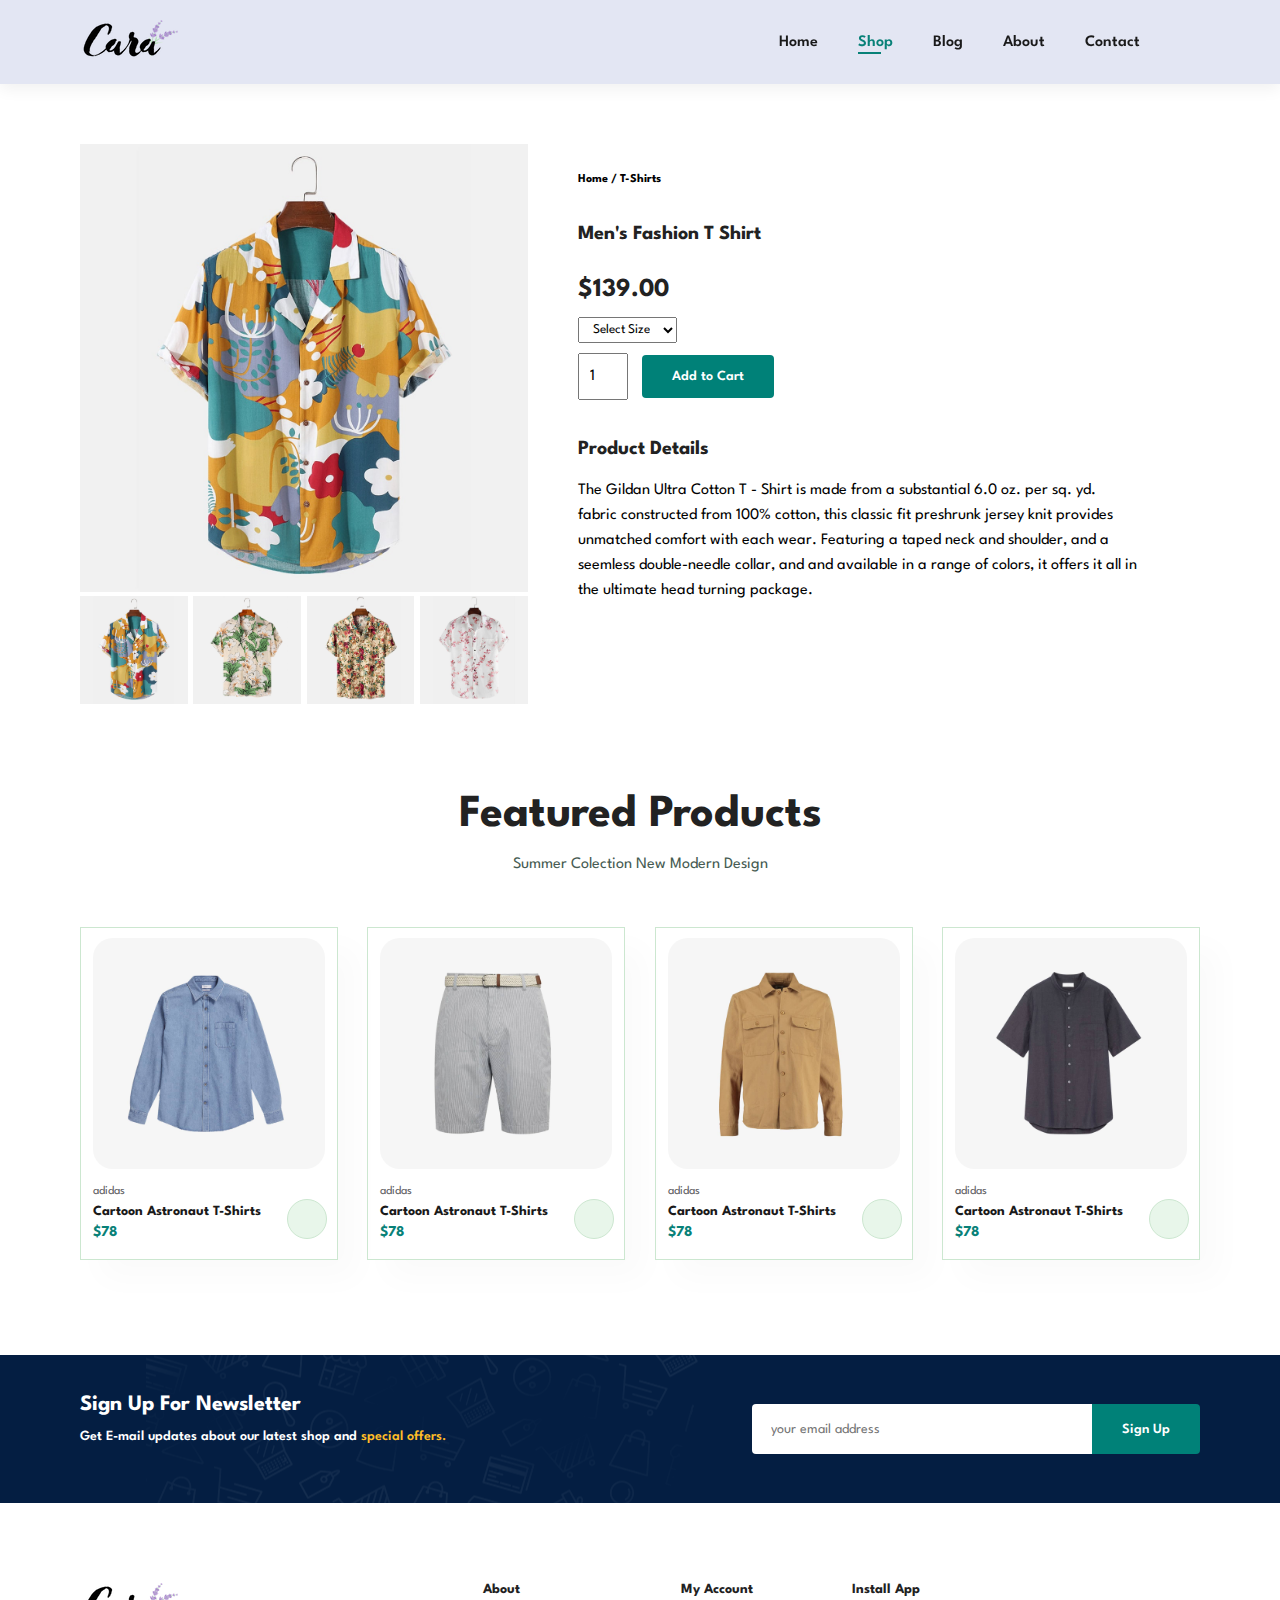
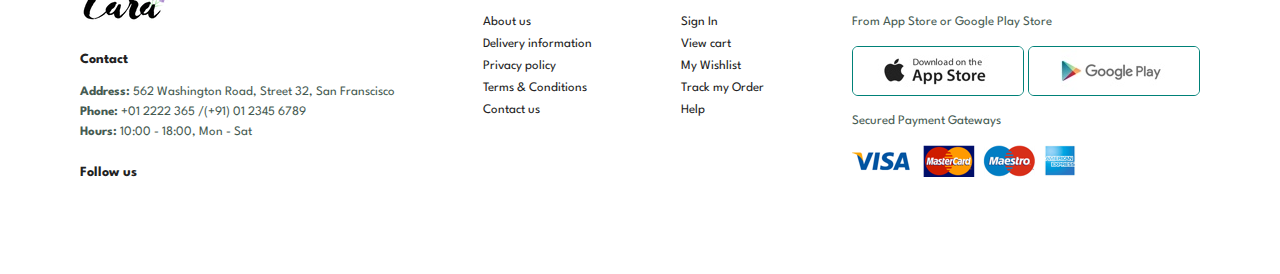
<file: sproduct.html>
<!DOCTYPE html>
<html lang="en">

    <head>
        <meta charset="UTF-8">
        <meta http-equiv="X-UA-Compatible" content="IE=edge">
        <meta name="viewport" content="width=device-width, initial-scale=1.0">
        <title>Ecommerce Website</title>
        <link rel="stylesheet" href="https://cdnjs.cloudflare.com/ajax/libs/font-awesome/6.5.1/css/all.min.css" integrity="sha512-DTOQO9RWCH3ppGqcWaEA1BIZOC6xxalwEsw9c2QQeAIftl+Vegovlnee1c9QX4TctnWMn13TZye+giMm8e2LwA==" crossorigin="anonymous" referrerpolicy="no-referrer" />
        <link rel="stylesheet" href="style.css">
    </head>

    <body>
        <section id="header">
            <a href="#"><img src="img/logo.png" alt="" class="logo"></a>
            <div>
                <ul id="navbar">
                    <li><a href="index.html">Home</a></li>
                    <li><a class="active" href="shop.html">Shop</a></li>
                    <li><a href="blog.html">Blog</a></li>
                    <li><a href="about.html">About</a></li>
                    <li><a href="contact.html">Contact</a></li>
                    <li id="lg-bag"><a href="cart.html"><i class="fa-solid fa-bag-shopping"></i></a></li>
                    <a href="#" id="close"><i class="fa-solid fa-x"></i></a>
                </ul>
            </div>
            <div id="mobile">
                <a href="cart.html"><i class="fa-solid fa-bag-shopping"></i></a>
                <i id="bar" class="fa-solid fa-bars"></i>
            </div>
        </section>
        <section id="prodetails" class="section-p1">
            <div class="single-pro-image">
                <img src="img/products/f1.jpg" width="100%" id="Mainimg" alt="">
                <div class="smallimage">
                    <div class="small-img-col">
                        <img src="img/products/f1.jpg" width="100%" class="small-img" alt="">
                    </div>
                    <div class="small-img-col">
                        <img src="img/products/f2.jpg" width="100%" class="small-img" alt="">
                    </div>
                    <div class="small-img-col">
                        <img src="img/products/f3.jpg" width="100%" class="small-img" alt="">
                    </div>
                    <div class="small-img-col">
                        <img src="img/products/f4.jpg" width="100%" class="small-img" alt="">
                    </div>
                </div>
            </div>
            <div class="single-pro-dets">
                <h6>Home / T-Shirts</h6>
                <h4>Men's Fashion T Shirt</h4>
                <h2>$139.00</h2>
                <select>
                    <option>Select Size</option>
                    <option>XL</option>
                    <option>XXL</option>
                    <option>Small</option>
                    <option>Large</option>
                </select>
                <input type="number" value="1">
                <button class="normal">Add to Cart</button>
                <h4>Product Details</h4>
                <span>The Gildan Ultra Cotton T - Shirt is made from a substantial 6.0 oz. per
                    sq. yd. fabric constructed from 100% cotton, this classic fit preshrunk jersey
                    knit provides unmatched comfort with each wear. Featuring a taped neck and 
                    shoulder, and a seemless double-needle collar,  and and available in a range of 
                    colors, it offers it all in the ultimate head turning package. </span>
            </div>
        </section>
        <section id="product1" class="section-p1">
            <h2>Featured Products</h2>
            <p>Summer Colection New Modern Design</p>
            <div class="pro-container">
                <div class="pro">
                    <img src="img/products/n5.jpg" alt="">
                    <div class="des">
                        <span>adidas</span>
                        <h5>Cartoon Astronaut T-Shirts</h5>
                        <div class="star">
                            <i class="fa-regular fa-star"></i>
                            <i class="fa-regular fa-star"></i>
                            <i class="fa-regular fa-star"></i>
                            <i class="fa-regular fa-star"></i>
                            <i class="fa-regular fa-star"></i>
                        </div>
                        <h4>$78</h4>
                    </div>
                    <a href="#"><i class="fa-solid fa-cart-shopping"></i></a>
                </div>
                <div class="pro">
                    <img src="img/products/n6.jpg" alt="">
                    <div class="des">
                        <span>adidas</span>
                        <h5>Cartoon Astronaut T-Shirts</h5>
                        <div class="star">
                            <i class="fa-regular fa-star"></i>
                            <i class="fa-regular fa-star"></i>
                            <i class="fa-regular fa-star"></i>
                            <i class="fa-regular fa-star"></i>
                            <i class="fa-regular fa-star"></i>
                        </div>
                        <h4>$78</h4>
                    </div>
                    <a href="#"><i class="fa-solid fa-cart-shopping"></i></a>
                </div>
                <div class="pro">
                    <img src="img/products/n7.jpg" alt="">
                    <div class="des">
                        <span>adidas</span>
                        <h5>Cartoon Astronaut T-Shirts</h5>
                        <div class="star">
                            <i class="fa-regular fa-star"></i>
                            <i class="fa-regular fa-star"></i>
                            <i class="fa-regular fa-star"></i>
                            <i class="fa-regular fa-star"></i>
                            <i class="fa-regular fa-star"></i>
                        </div>
                        <h4>$78</h4>
                    </div>
                    <a href="#"><i class="fa-solid fa-cart-shopping"></i></a>
                </div>
                <div class="pro">
                    <img src="img/products/n8.jpg" alt="">
                    <div class="des">
                        <span>adidas</span>
                        <h5>Cartoon Astronaut T-Shirts</h5>
                        <div class="star">
                            <i class="fa-regular fa-star"></i>
                            <i class="fa-regular fa-star"></i>
                            <i class="fa-regular fa-star"></i>
                            <i class="fa-regular fa-star"></i>
                            <i class="fa-regular fa-star"></i>
                        </div>
                        <h4>$78</h4>
                    </div>
                    <a href="#"><i class="fa-solid fa-cart-shopping"></i></a>
                </div>
            </div>
        </section>
        <section id="newsletter" class="section-p1 section-m1">
            <div class="newstext">
                <h4>Sign Up For Newsletter</h4>
                <p>Get E-mail updates about our latest shop and <span>special offers.</span></p>
            </div>
            <div class="form">
                <input type="text" placeholder="your email address">
                <button class="normal">Sign Up</button>
            </div>
        </section>
        <footer class="section-p1">
            <div class="col">
                <img class="logo" src="img/logo.png" alt="">
                <h4>Contact</h4>
                <p><Strong>Address:</Strong> 562 Washington Road, Street 32, San Franscisco</p>
                <p><Strong>Phone:</Strong> +01 2222 365 /(+91) 01 2345 6789</p>
                <p><Strong>Hours:</Strong> 10:00 - 18:00, Mon - Sat</p>
                <div class="follow">
                    <h4>Follow us</h4>
                    <div class="icon">
                        <i class="fa-brands fa-facebook"></i>
                        <i class="fa-brands fa-twitter"></i>
                        <i class="fa-brands fa-instagram"></i>
                        <i class="fa-brands fa-pinterest"></i>
                        <i class="fa-brands fa-youtube"></i>
                    </div>
                </div>
            </div>
            <div class="col">
                <h4>About</h4>
                <a href="#">About us</a>
                <a href="#">Delivery information</a>
                <a href="#">Privacy policy</a>
                <a href="#">Terms & Conditions</a>
                <a href="#">Contact us</a>
            </div>
            <div class="col">
                <h4>My Account</h4>
                <a href="#">Sign In</a>
                <a href="#">View cart</a>
                <a href="#">My Wishlist</a>
                <a href="#">Track my Order</a>
                <a href="#">Help</a>
            </div>
            <div class="col install">
                <h4>Install App</h4>
                <p>From App Store or Google Play Store</p>
                <div class="row">
                    <img src="img/pay/app.jpg" alt="">
                    <img src="img/pay/play.jpg" alt="">
                </div>
                <p>Secured Payment Gateways</p>
                <img src="img/pay/pay.png" alt="">
            </div>
        </footer>

        <script>
            // script for image change on click
        </script>


        <script src="script.js"></script>
    </body>

</html>
</file>
<file: style.css>
@import url("https://fonts.googleapis.com/css2?family=Spartan:wght@100;200;300;400;500;600;700;800;900&display=swap");
* {
  margin: 0;
  padding: 0;
  box-sizing: border-box;
  font-family: "Spartan", sans-serif;
}

html {
  scroll-behavior: smooth;
}

/* Global Styles */

h1 {
  font-size: 50px;
  line-height: 64px;
  color: #222;
}

h2 {
  font-size: 46px;
  line-height: 54px;
  color: #222;
}

h4 {
  font-size: 20px;
  color: #222;
}

h6 {
  font-weight: 700;
  font-size: 12px;
}

p {
  font-size: 16px;
  color: #465b52;
  margin: 15px 0 20px 0;
}

.section-p1 {
  padding: 40px 80px;
}

.section-m1 {
  margin: 40px 0;
}

button.normal{
  font-size: 14px;
  font-weight: 600;
  padding: 15px 30px;
  color: black;
  background-color: white;
  border-radius: 4px;
  cursor: pointer;
  border: none;
  outline: none;
  transition: 0.2s;
}

button.white{
  font-size: 13px;
  font-weight: 600;
  padding: 11px 18px;
  color: white;
  background-color: transparent;
  cursor: pointer;
  border: 1px solid white;
  outline: none;
  transition: 0.2s;
}

body {
  width: 100%;
}

#header{
  position: sticky;
  top: 0;
  left: 0;
  display: flex;
  align-items: center;
  justify-content: space-between;
  padding: 20px 80px;
  background-color: #E3E6F3;
  box-shadow: 0 5px 15px rgba(0,0,0,0.06);
  z-index: 999;
}
#navbar{
  display: flex;
  align-items: center;
  justify-content: center;
}
#mobile{
  display: none;
  align-items: center;
}
#close{
  display: none;
}
#navbar li{
  list-style: none;
  padding: 0 20px;
  position: relative;
}
#navbar li a{
  text-decoration: none;
  font-size: 16px;
  font-weight: 600;
  color: #1a1a1a;
  transition: 0.3s ease;
}
#navbar li a:hover{
  color: #088178;
}
#navbar li a:hover,
#navbar li a.active{
  color: #088178;
}
#navbar li a.active::after,
#navbar li a:hover::after{
  content: "";
  width: 30%;
  height: 2px;
  background: #088178;
  position: absolute;
  bottom: -4px;
  left: 20px
}
#hero{
  background-image: url(img/hero4.png);
  background-position: top 25% right 0;
  height: 90vh;
  width: 100%;
  padding: 0 80px;
  background-size: cover;
  display: flex;
  flex-direction: column;
  align-items: flex-start;
  justify-content: center;
}
#hero h4{
  padding-bottom: 15px;
}
#hero h1{
  color: #088178;
}
#hero button{
  background-image: url(img/button.png);
  background-color: transparent;
  color: #088178;
  border: 0;
  padding: 14px 80px 14px 65px;
  background-repeat: no-repeat;
  cursor: pointer;
  font-weight: 700;
  font-size: 15px;
}
#feature{
  display: flex;
  align-items: center;
  justify-content: space-between;
  flex-wrap: wrap;
}
#feature .fe-box{
  width: 180px;
  text-align: center;
  padding: 25px 15px;
  box-shadow: 20px 20px 34px rgba(0, 0, 0, 0.03);
  border: 1px solid #cce7d0;
  border-radius: 4px;
  margin: 15px 0;
}
#feature .fe-box:hover{
  box-shadow: 10px 10px 54px rgba(70, 62, 221, 0.1);
}
#feature .fe-box img{
  width: 100%;
  margin-bottom: 10px;
}
#feature .fe-box h6{
  padding: 9px 8px 6px 8px;
  line-height: 1;
  border-radius: 4px;
  color: #088178;
  background-color: #fddde4;
}
#feature .fe-box:nth-child(2) h6{
  background-color: #cdebbc;
}
#feature .fe-box:nth-child(3) h6{
  background-color: #d1e8f2;
}
#feature .fe-box:nth-child(4) h6{
  background-color: #cdd4f8;
}
#feature .fe-box:nth-child(5) h6{
  background-color: #f6dbf6;
}
#feature .fe-box:nth-child(6) h6{
  background-color: #fff2e5;
}
#product1{
  text-align: center;
}
#product1 .pro-container{
  display: flex;
  justify-content: space-between;
  padding-top: 20px;
  flex-wrap: wrap;
}
#product1 .pro{
  width: 23%;
  min-width: 250px;
  padding: 10px 12px;
  border: 1px solid #cce7d0;
  cursor: pointer;
  box-shadow: 20px 20px 30px rgba(0, 0, 0, 0.02);
  margin: 15px 0;
  position: relative;
}
#product1 .pro:hover{
  box-shadow: 20px 20px 30px  rgba(0, 0, 0, 0.06);
}
#product1 .pro img{
  width: 100%;
  border-radius: 20px;
}
#product1 .pro .des{
  text-align: start;
  padding: 10px 0;
}
#product1 .pro .des span{
  color: #606063;
  font-size: 12px;
}
#product1 .pro .des h5{
  padding-top: 7px;
  color: #1a1a1a;
  font-size: 14px;
}
#product1 .pro .des i{
  font-size: 12px;
  color: rgb(243, 181, 25);
}
#product1 .pro .des h4{
  padding-top: 7px;
  font-size: 15px;
  font-weight: 700;
  color: #088178;
}
#product1 .pro .fa-cart-shopping{
  width: 40px;
  height: 40px;
  line-height: 40px;
  border-radius: 50px;
  background-color: #e8f6ea;
  font-weight: 500;
  color: #008178;
  border: 1px solid #cce7d0;
  position: absolute;
  bottom: 20px;
  right: 10px;
}
#banner{
  display: flex;
  flex-direction: column;
  justify-content: center;
  align-items: center;
  text-align: center;
  background-image: url(img/banner/b2.jpg);
  width: 100%;
  height: 40vh;
  background-size: cover;
  background-position: center;
}
#banner h4{
  color: white;
  font-size: 16px;
}
#banner h2{
  color: white;
  font-size: 30px;
  padding: 10px 0;
}
#banner h2 span{
  color: #ef3636;
}
#banner button:hover{
  background-color: #008178;
  color: white;
}
#sm-banner{
  display: flex;
  justify-content: space-between;
  flex-wrap: wrap;
}
#sm-banner .banner-box{
  display: flex;
  flex-direction: column;
  justify-content: center;
  align-items: flex-start;
  background-image: url(img/banner/b17.jpg);
  min-width: 580px;
  height: 50vh;
  background-size: cover;
  background-position: center;
  padding: 30px;
}
#sm-banner h4{
  color: white;
  font-size: 20px;
  font-weight: 300;
}
#sm-banner h2{
  color: white;
  font-size: 28px;
  font-weight: 800;
}
#sm-banner span{
  color: white;
  font-weight: 500;
  font-size: 14px;
  padding-bottom: 15px;
}
#sm-banner .banner-box:hover button{
  background-color: #008178;
  border: 1px solid #008178;
}
#sm-banner .banner-box2{
  background-image: url(img/banner/b10.jpg);
}
#banner3{
  display: flex;
  justify-content: space-between;
  flex-wrap: wrap;
  padding: 0 80px;
}
#banner3 .banner-box{
  display: flex;
  flex-direction: column;
  justify-content: center;
  align-items: flex-start;
  background-image: url(img/banner/b7.jpg);
  min-width: 30%;
  height: 30vh;
  background-size: cover;
  background-position: center;
  padding: 20px;
  margin-bottom: 20px;
}
#banner3 .banner-box2{
  background-image: url(img/banner/b4.jpg);
}
#banner3 .banner-box3{
  background-image: url(img/banner/b18.jpg);
}
#banner3 h2{
  color: white;
  font-weight: 900;
  font-size: 22px;
}
#banner3 h3{
  color: #ec544e;
  font-weight: 800;
  font-size: 15px;
}
#newsletter{
  display: flex;
  justify-content: space-between;
  flex-wrap: wrap;
  align-items: center;
  background-image: url(img/banner/b14.png);
  background-repeat: no-repeat;
  background-position: 20% 30%;
  background-color: #041e42;  
}
#newsletter h4{
  font-size: 22px;
  font-weight: 700;
  color: white;
}
#newsletter p{
  font-size: 14px;
  font-weight: 600;
  color: white;
}
#newsletter p span{
  color: #ffbd27;
}
#newsletter input{
  height: 3.125rem;
  padding: 0 1.25em;
  font-size: 14px;
  width: 100%;
  border: 1px solid transparent;
  border-radius: 4px;
  outline: none;
  border-top-right-radius: 0%;
  border-bottom-right-radius: 0%;
}
#newsletter button{
  background-color: #008178;
  color: white;
  white-space: nowrap;
  border-top-left-radius: 0%;
  border-bottom-left-radius: 0%;
}
#newsletter .form{
  display: flex;
  width: 40%;
}
footer{
  display: flex;
  flex-wrap: wrap;
  justify-content: space-between;
}
footer .col{
  display: flex;
  flex-direction: column;
  align-items: flex-start;
  margin-bottom: 20px;
}
footer .logo{
  margin-bottom: 30px;
}
footer h4{
  font-size: 14px;
  padding-bottom: 20px;
}
footer p{
  font-size: 13px;
  margin: 0 0 8px 0;
}
footer a{
  font-size: 13px;
  text-decoration: none;
  color: #222;
  margin-bottom: 10px;
}
footer .follow{
  margin-top: 20px;
}
footer .follow i{
  color: #465b52;
  padding-right: 4px;
  cursor: pointer;
}
footer .install .row img{
  border: 1px solid #008178;
  border-radius: 6px;
}
footer .install img{
  margin: 10px 0 15px 0;
}
footer .follow i:hover,
footer a:hover{
  color: #008178;
}
#page-header{
  background-image: url(img/banner/b1.jpg);
  width: 100%;
  height: 40vh;
  background-size: cover;
  display: flex;
  justify-content: center;
  text-align: center;
  flex-direction: column;
  padding: 14px;
}
#page-header h2,
#page-header p{
  color: white;
}
#pagination{
  text-align: center;
}
#pagination a{
  text-decoration: none;
  background-color: #008178;
  padding: 15px 20px;
  border-radius: 4px;
  color: white;
  font-weight: 600;
}
#pagination a i{
  font-size: 16px;
  font-weight: 600;
}
#prodetails .single-pro-image{
  width: 40%;
  margin-right: 50px;
}
.smallimage{
  display: flex;
  justify-content: space-between;
}
.small-img-col{
  flex-basis: 24%;
  cursor: pointer;
}
#prodetails{
  display: flex;
  margin-top: 20px;
}
#prodetails .single-pro-dets{
  width: 50%;
  padding-top: 30px;
}
#prodetails .single-pro-dets h4{
  padding: 40px 0 20px 0;
}
#prodetails .single-pro-dets h2{
  font-size: 26px;
}
#prodetails .single-pro-dets select{
  display: block;
  padding: 5px 10px;
  margin-bottom: 10px;
}
#prodetails .single-pro-dets input{
  width: 50px;
  height: 47px;
  padding-left: 10px;
  font-size: 16px;
  margin-right: 10px;
}
#prodetails .single-pro-dets input:focus{
  outline: none;
}
#prodetails .single-pro-dets button{
  background-color: #008178;
  color: white;
}
#prodetails .single-pro-dets span{
  line-height: 25px;
}
#blog-header{
  background-image: url(img/banner/b19.jpg);
  width: 100%;
  height: 40vh;
  background-size: cover;
  display: flex;
  justify-content: center;
  text-align: center;
  flex-direction: column;
  padding: 14px;
}
#blog-header h2,
#blog-header p{
  color: white;
}
#blog{
  padding: 150px 150px 0 150px;
}
#blog .blog-box{
  display: flex;
  align-items: center;
  width: 100%;
  position: relative;
  padding-bottom: 90px;
}
#blog .blog-img{
  width: 50%;
  margin-right: 40px;
}
#blog img{
  width: 100%;
  height: 300px;
  object-fit: cover;
}
#blog .blog-details{
  width: 50%;
}
#blog .blog-details a{
  text-decoration: none;
  font-size: 11px;
  color: #000;
  font-weight: 700;
  position: relative;
  transition: 0.3s;
}
#blog .blog-details a::after{
  content: '';
  width: 50px;
  height: 1px;
  background-color: #000;
  position: absolute;
  top: 4px;
  right: -60px;
}
#blog .blog-details a:hover{
  color: #008178;
}
#blog .blog-details a:hover::after{
  background-color: #008178;
}
#blog .blog-box h1{
  position: absolute;
  top: -40px;
  left: 0;
  font-size: 70px;
  font-weight: 700;
  color: #c9cbce;
  z-index: -9;
}
#about-header{
  background-image: url(img/about/banner.png);
  width: 100%;
  height: 40vh;
  background-size: cover;
  display: flex;
  justify-content: center;
  text-align: center;
  flex-direction: column;
  padding: 14px;
}
#about-header h2,
#about-header p{
  color: white;
}
#about-head img{
  width: 50%;
  height: auto;
}
#about-head{
  display: flex;
  align-items: center;
}
#about-head div{
  padding-left: 40px;
}
#about-app{
  text-align: center;
}
#about-app .video{
  width: 70%;
  height: 100%;
  margin: 30px auto 0 auto;
}
#about-app .video video{
  width: 100%;
  height: 100%;
  border-radius: 20px;
}
#contact-details{
  display: flex;
  align-items: center;
  justify-content: space-between;
}
#contact-details .details{
  width: 40%;
}
#contact-details .details span,
#form-details form span{
  font-size: 12px;
}
#contact-details .details h2,
#form-details form h2{
  font-size: 26px;
  line-height: 35px;
  padding: 20px 0;
}
#contact-details .details h3{
  font-size: 16px;
  padding-bottom: 15px;
}
#contact-details .details li{
  list-style: none;
  display: flex;
  padding: 10px 0;
}
#contact-details .details li i{
  font-size: 14px;
  padding-right: 22px;
}
#contact-details .details li p{
 margin: 0;
 font-size: 14px;
}
#contact-details .map{
  width: 55%;
  height: 400px;
}
#contact-details .map iframe{
  width: 100%;
  height: 100%;
}
#form-details{
  display: flex;
  justify-content: space-between;
  margin: 30px;
  padding: 80px;
  border: 1px solid #e1e1e1;
}
#form-details form{
  width: 65%;
  display: flex;
  flex-direction: column;
  align-items: flex-start;
}
#form-details form input,
#form-details form textarea{
  width: 100%;
  padding: 12px 15px;
  outline: none;
  margin-bottom: 20px;
  border: 1px solid #e1e1e1;
}
#form-details form button{
  background-color: #008178;
  color: #fff;
}
#form-details .people div{
  padding-bottom: 25px;
  display: flex;
  align-items: flex-start;
}
#form-details .people div img{
  width: 65px;
  height: 65px;
  object-fit: cover;
  margin-right: 15px;
}
#form-details .people div p{
  margin: 0;
  font-size: 13px;
  line-height: 25px;
}
#form-details .people div p span{
  display: block;
  font-size: 16px;
  font-weight: 600;
  color: #000;
}
#cart{
  overflow-x: auto;
}
#cart table{
  width: 100%;
  border-collapse: collapse;
  table-layout: fixed;
  white-space: nowrap;
}
#cart table img{
  width: 70px;
}
#cart table td:nth-child(1){
  width: 100px;
  text-align: center;
}
#cart table td:nth-child(2){
  width: 150px;
  text-align: center;
}
#cart table td:nth-child(3){
  width: 250px;
  text-align: center;
}
#cart table td:nth-child(4),
#cart table td:nth-child(5),
#cart table td:nth-child(6){
  width: 150px;
  text-align: center;
}
#cart table td:nth-child(5) input{
  width: 70px;
  padding: 10px 5px 10px 15px;
}
#cart table thead{
  border: 1px solid #e2e9e1;
  border-left: none;
  border-right: none;
}
#cart table thead td{
  font-weight: 700;
  text-transform: uppercase;
  font-size: 13px;
  padding: 18px 0;
}
#cart table tbody tr td{
  padding-top: 15px;
}
#cart table tbody td{
  font-size: 13px;
}
#cart-add{
  display: flex;
  flex-wrap: wrap;
  justify-content: space-between;
}
#coupon{
  width: 50%;
  margin-bottom: 30px;
}
#coupon h3,
#subtotal h3{
  padding-bottom: 15px;
}
#coupon input{
  padding: 10px 20px;
  outline: none;
  width: 66%;
  margin-right: 10px;
  border: 1px solid #e2e9e1;
}
#coupon button,
#subtotal button{
  background-color: #008178;
  color: #fff;
  padding: 12px 20px;
}
#subtotal{
  width: 50%;
  margin-bottom: 30px;
  border: 1px solid #e2e9e1;
  padding: 30px;
}
#subtotal table{
  border-collapse: collapse;
  width: 100%;
  margin-bottom: 20px;
}
#subtotal table td{
  width: 50%;
  border: 1px solid #e2e9e1;
  padding: 10px;
  font-size: 13px;
}
@media (max-width: 799px) {
  .section-p1{
    padding: 40px 40px;
  }
  #navbar {
    display: flex;
    flex-direction: column;
    align-items: flex-start;
    justify-content: flex-start;
    position: fixed;
    top: 0;
    right: -300px;
    height: 100vh;
    width: 300px;
    background-color: #E3E6F3;
    box-shadow: 0 40px 60px rgba(0, 0, 0, 0.1);
    padding: 80px 0 0 10px;
    transition: 0.3s ease;
  }
  #navbar .active{
    right: 0px;
  }
  #navbar li{
    margin-bottom: 25px;
  }
  #mobile{
    display: flex;
  }
  #mobile i{
    color: #1a1a1a;
    font-size: 24px;
    padding-left: 20px;
  }
  #close{
    display: initial;
    position: absolute;
    top: 30px;
    left: 30px;
    color: #222;
    font-size: 24px;
  }
  #lg-bag{
    display: none;
  }
  #hero {
    height: 70vh;
    padding: 0 80px;
    background-position: top 30% right 30%;
  }
  #feature {
    justify-content: center;
  }
  #feature .fe-box{
    margin: 15px;
  }
  #product1 .pro-container{
    justify-content: center;
  }
  #product1 .pro{
    margin: 15px;
  }
  #banner {
    height: 20vh;
  }
  #sm-banner .banner-box {
    min-width: 100%;
    height: 30vh;
  }
  #banner3{
    padding: 0 40px;
  }
  #banner3 .banner-box {
    width: 28%;
  }
  #newsletter .form{
    width: 70%;
  }

  /* contact page */
  #form-details{
    padding: 40px;
  }
  #form-details form{
    width: 50%;
  }
}
@media (max-width: 477px) {
  #header{
    padding: 10px 30px;
  }
  #hero{
    padding: 0 20px;
    background-position: 55%;
  }
  .section-p1{
    padding: 20px;
  }
  h2{
    font-size: 32px;
  }
  h1{
    font-size: 38px;
  }
  #feature{
    justify-content: space-between;
  }
  #feature .fe-box{
    width: 155px;
    margin: 0 0 15px 0;
  }
  #product1 .pro{
    width: 100%;
  }
  #banner{
    height: 40vh;
  }
  #sm-banner .banner-box{
    height: 40vh;
  }
  #sm-banner .banner-box2{
    margin-top: 20px;
  }
  #banner3{
    padding: 0 20px;
  }
  #banner3 .banner-box{
    width: 100%;
  }
  #newsletter{
    padding: 40px 20px;
  }
  #newsletter .form{
    width: 100%;
  }

  /* single product page */

  #prodetails{
    display: flex;
    flex-direction: column;
  }
  #prodetails .single-pro-image{
    width: 100%;
    margin-right: 0px;
  }
  #prodetails .single-pro-dets{
    width: 100%;
  }

  /* blog page */

  #blog{
    padding: 100px 20px 0 20px;
  }
  #blog .blog-box{
    display: flex;
    flex-direction: column;
    align-items: flex-start;
  }
  #blog .blog-img{
    margin-bottom: 30px;
    margin-right: 0;
    width: 100%;
  }
  #blog .blog-details{
    width: 100%;
  }

  /* about us page */

  #about-head{
    flex-direction: column;
  }
  #about-head img{
    width: 100%;
    margin-bottom: 20px;
  }
  #about-head div{
    padding-left: 0px;
  }
  #about-app .video{
    width: 100%;
  }

  /* contact page */

  #contact-details{
    flex-direction: column;
  }
  #contact-details .details{
    width: 100%;
    margin-bottom: 30px;
  }
  #contact-details .map{
    width: 100%;
  }
  #form-details{
    margin: 10px;
    padding: 30px 10px;
    flex-wrap: wrap;
  }
  #form-details form{
    width: 100%;
    margin-bottom: 30px;
  }

  /* cartpage */

  #cart-add{
    flex-direction: column;
  }
  #coupon{
    width: 100%;
  }
  #subtotal{
    width: 100%;
    padding: 20px;
  }
}
</file>
